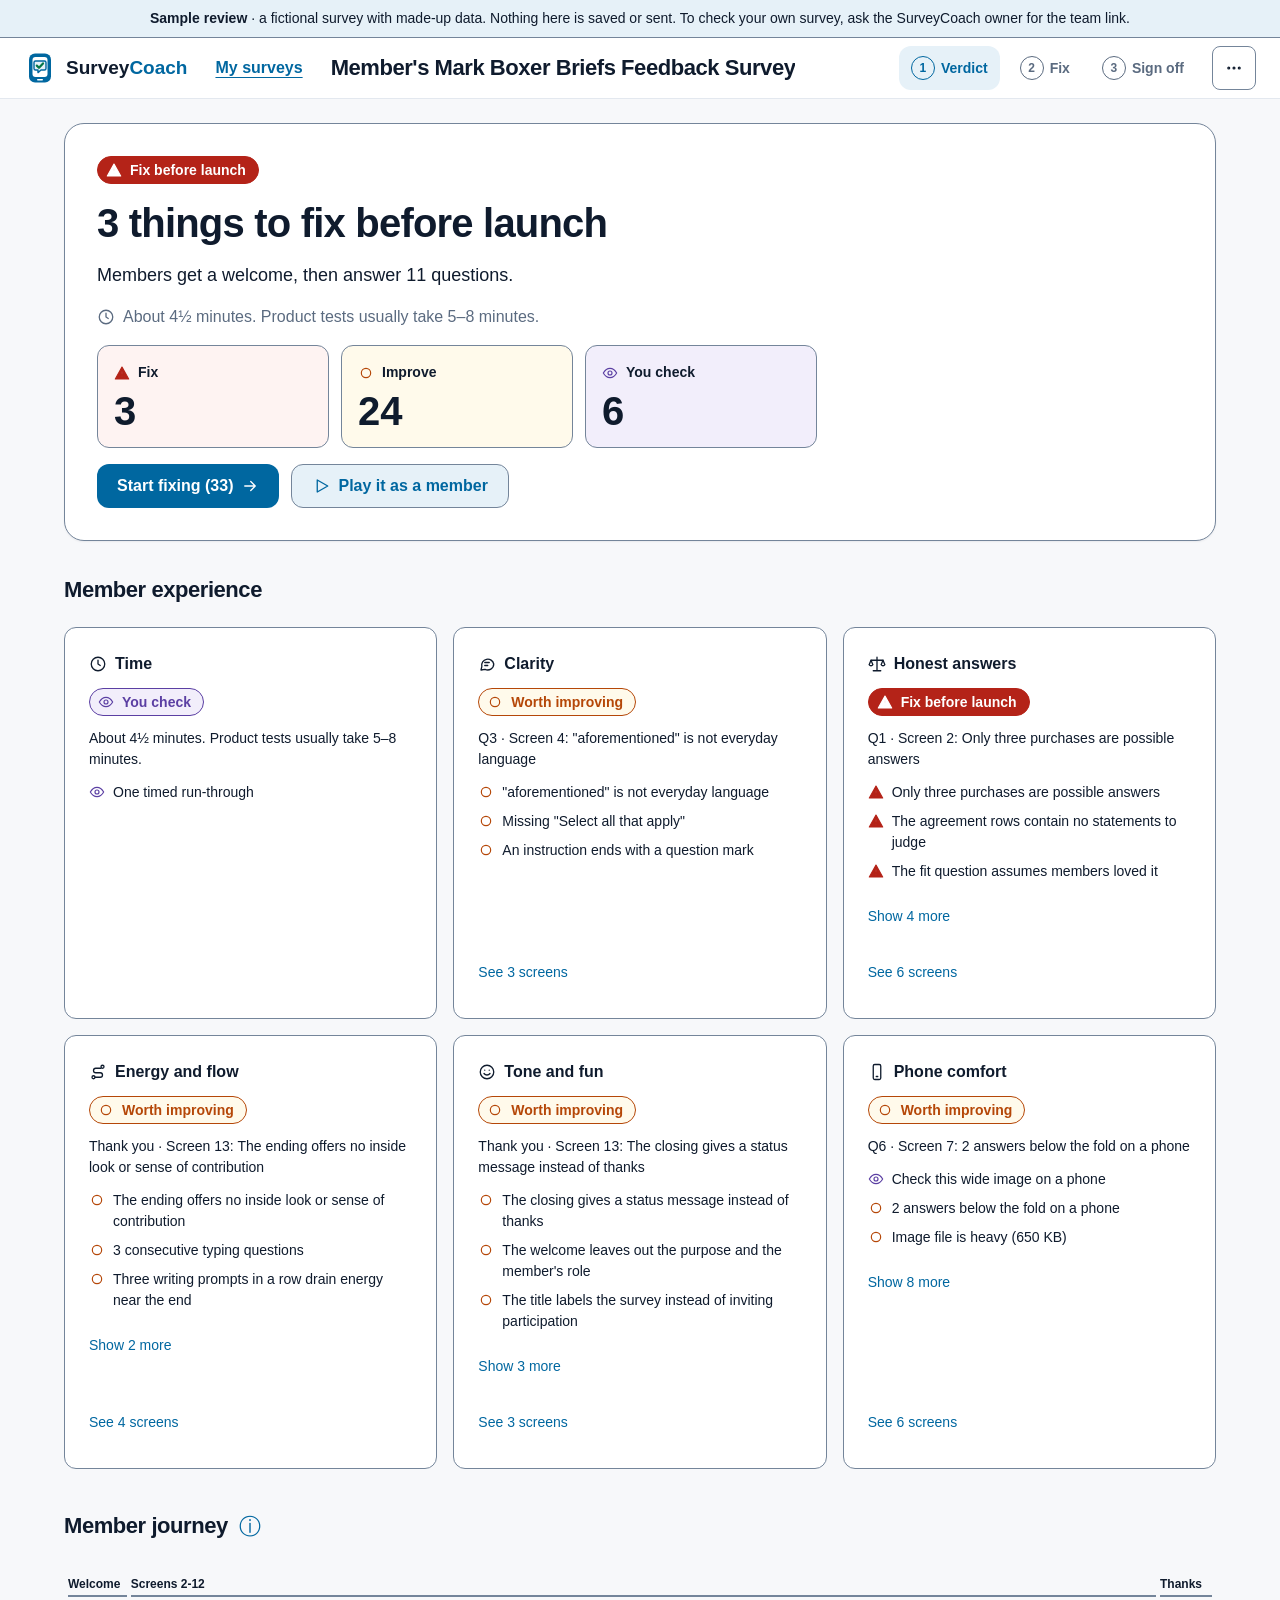
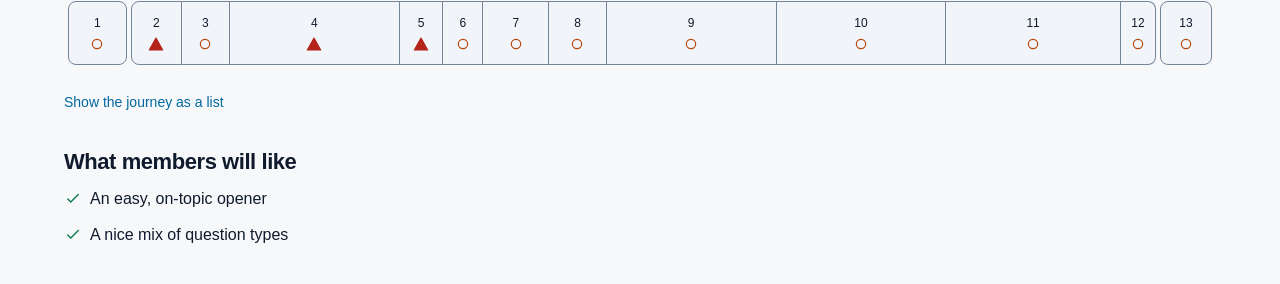
<file: site/index.html>
<!doctype html>
<html lang="en">
<head>
  <meta charset="utf-8">
  <meta name="viewport" content="width=device-width, initial-scale=1">
  <title>SurveyCoach: sample review</title>
  <meta name="description" content="See your survey through your members' eyes. Explore a fictional SurveyCoach review.">
  <link rel="stylesheet" href="styles.css">
  <link rel="stylesheet" href="workflow.css">
  <link rel="stylesheet" href="design-system.css">
  <link rel="stylesheet" href="states.css"><link rel="stylesheet" href="header.css"><link rel="stylesheet" href="logo.css"><link rel="stylesheet" href="sample-banner.css">
  <link rel="stylesheet" href="review-studio.css"><link rel="stylesheet" href="phone-frame.css"><link rel="stylesheet" href="phone-tools.css">
<link rel="stylesheet" href="chapters.css"><link rel="stylesheet" href="overview.css"><link rel="stylesheet" href="journey.css"><link rel="stylesheet" href="verdict-setup.css"><link rel="stylesheet" href="member-preview.css"><link rel="stylesheet" href="verdict.css"><link rel="stylesheet" href="quality.css"><link rel="stylesheet" href="fix-flow.css"></head>
<body>
  <a class="skip" href="#workspace">Skip to review</a>
  <header id="app-header" class="review-header"></header>
  <main id="workspace" class="sample-shell" tabindex="-1">
    <section id="chapter-overview" aria-labelledby="overview-h"><h2 id="overview-h" tabindex="-1">Verdict</h2><p>Sample review · fictional data</p></section>
    <section id="chapter-improve" aria-labelledby="improve-h" hidden>
    <h2 id="improve-h" tabindex="-1">Fix</h2>
    <header id="topbar" class="topbar"></header>
    <div id="improve-bar" class="improve-bar" aria-label="Fix toolbar"></div>
    <div class="studio">
    <nav id="fix-queue" class="fix-queue" aria-label="Fix list"></nav>
    <section id="stage" class="stage" aria-labelledby="stage-h" tabindex="-1"></section>
    <aside id="coach" class="coach" aria-labelledby="coach-h"></aside>
    </div>
    <div id="my-changes" class="my-changes"></div>
    </section>
    <section id="chapter-share" aria-labelledby="share-h" hidden><h2 id="share-h" tabindex="-1">Sign off</h2></section>
  </main>

  <p id="status" class="sr-only" role="status" aria-live="polite"></p>
  <script src="environment.js"></script>
  <script src="data.js"></script>
  <script src="dom.js"></script>
  <script src="icons.js"></script><script src="logo.js"></script><script src="states.js"></script><script src="menu.js"></script><script src="header.js"></script><script src="quality.js"></script>
  <script src="diff.js"></script>
  <script src="toast.js"></script><script src="clipboard.js"></script>
  <script src="chapters.js"></script>
  <script src="model.js"></script>
  <script src="issues.js"></script><script src="progress.js"></script><script src="issue-list.js"></script>
  <script src="phone-frame.js"></script><script src="phone-tools.js"></script><script src="phone.js"></script>
  <script src="playback.js"></script><script src="journey.js"></script><script src="member-preview.js"></script><script src="setup-card.js"></script><script src="version-delta.js"></script>
  <script src="verdict-cards.js"></script>
  <script src="overview.js"></script>
  <script src="fix-list.js"></script><script src="fix-parts.js"></script><script src="completion.js"></script><script src="my-changes.js"></script><script src="improve-actions.js"></script><script src="queue.js"></script><script src="suggestion.js"></script><script src="drafts.js"></script><script src="coach.js"></script>
  <script src="team-address.js"></script><script src="sample-banner.js"></script><script src="about.js"></script><script src="app.js"></script>
</body>
</html>
</file>
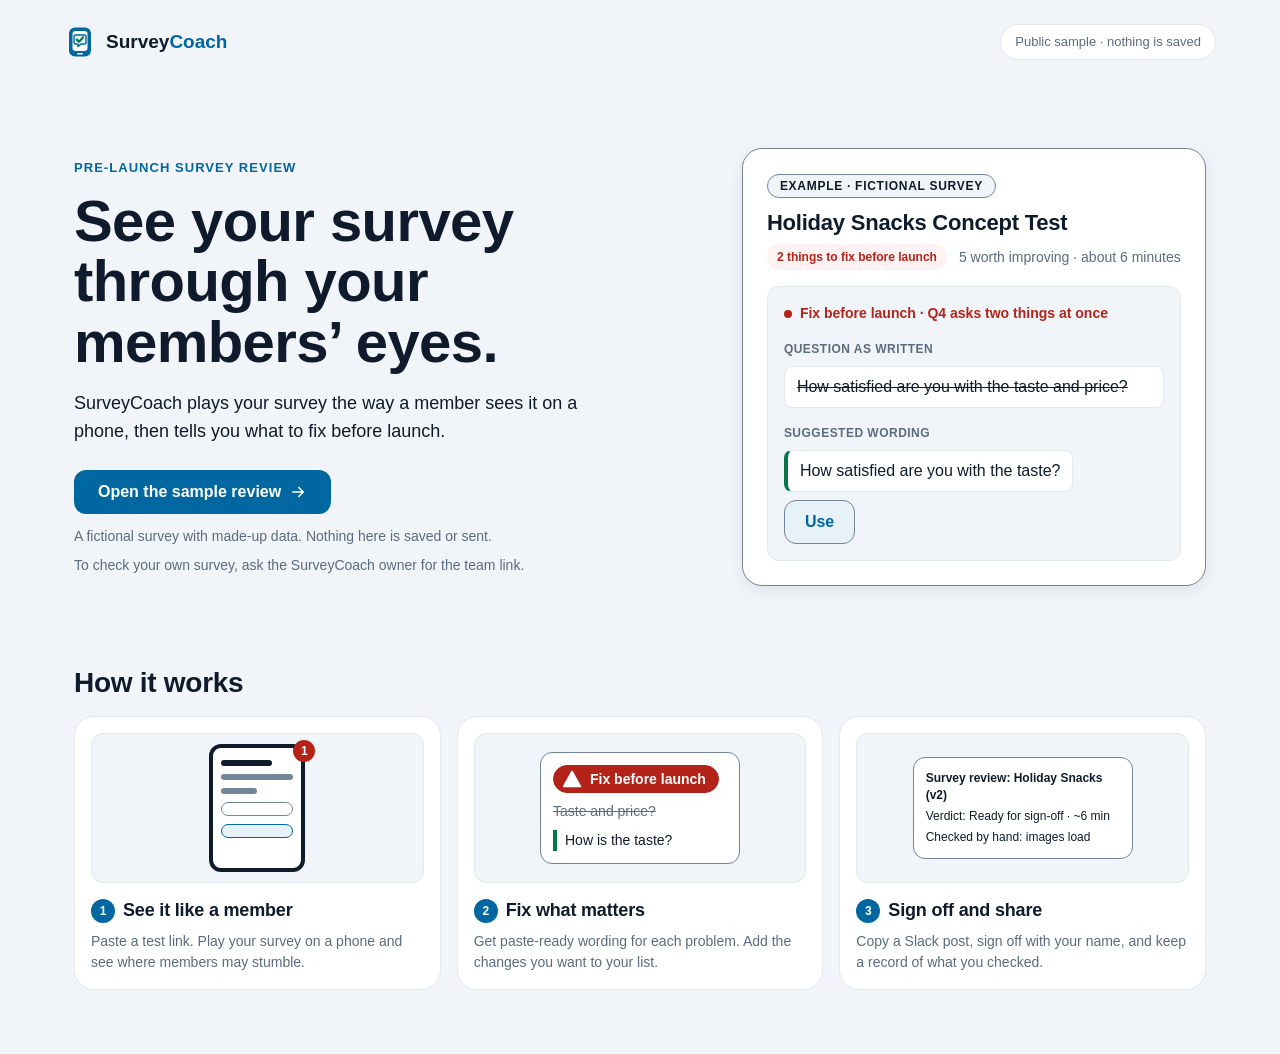
<file: site/welcome.html>
<!doctype html>
<html lang="en">
<head>
  <meta charset="utf-8"><meta name="viewport" content="width=device-width, initial-scale=1">
  <title>SurveyCoach · See a sample review</title>
  <link rel="stylesheet" href="styles.css"><link rel="stylesheet" href="home.css"><link rel="stylesheet" href="logo.css"><link rel="stylesheet" href="home-how.css">
  <link rel="stylesheet" href="design-system.css"><link rel="stylesheet" href="states.css"><link rel="stylesheet" href="welcome.css">
</head>
<body class="home welcome">
  <a class="skip" href="#workspace">Skip to content</a>
  <header class="app-header home-header">
    <span class="brand app-brand"><span id="home-logo"></span><span class="brand-word">Survey<span>Coach</span></span></span>
    <span class="pill">Public sample · nothing is saved</span>
  </header>

  <main id="workspace">
    <section class="hero" aria-labelledby="hero-h">
      <div class="hero-copy">
        <p class="eyebrow">Pre-launch survey review</p>
        <h1 id="hero-h">See your survey through your members’ eyes.</h1>
        <p class="lede">SurveyCoach plays your survey the way a member sees it on a phone, then tells you what to fix before launch.</p>
        <p class="welcome-cta">
          <a class="btn btn-primary" href="index.html" data-sample-link>Open the sample review<svg aria-hidden="true" viewBox="0 0 24 24"><path d="M5 12h14M13 6l6 6-6 6"/></svg></a>
        </p>
        <p id="sample-note" class="help">A fictional survey with made-up data. Nothing here is saved or sent.</p>
        <p id="own-survey" class="help"></p>
      </div>

      <section class="example" id="example" aria-labelledby="example-h">
        <p class="example-tag">Example · fictional survey</p>
        <h2 id="example-h" class="example-title">Holiday Snacks Concept Test</h2>
        <p class="example-summary"><span id="demo-chip" class="chip needs_work">2 things to fix before launch</span><span class="example-meta">5 worth improving · about 6 minutes</span></p>
        <div class="example-fix">
          <p class="fix-label"><i class="dot-red" aria-hidden="true"></i>Fix before launch · Q4 asks two things at once</p>
          <p class="demo-label">Question as written</p>
          <p id="demo-question" class="before">How satisfied are you with the taste and price?</p>
          <div id="demo-suggestion" class="demo-suggestion">
            <p class="demo-label">Suggested wording</p>
            <p class="after">How satisfied are you with the taste?</p>
            <button type="button" class="btn btn-secondary" id="demo-use">Use</button>
          </div>
          <div id="demo-done" class="demo-done" hidden><span>Added to your changes.</span><button type="button" class="btn btn-text" id="demo-reset">Reset</button></div>
        </div>
        <p id="demo-status" class="sr-only" role="status" aria-live="polite"></p>
      </section>
    </section>

    <section class="how" aria-labelledby="how-h">
      <h2 id="how-h">How it works</h2>
      <ol id="how-steps" class="how-steps"></ol>
    </section>
  </main>
  <script src="environment.js"></script><script src="dom.js"></script><script src="team-address.js"></script><script src="icons.js"></script><script src="logo.js"></script><script src="states.js"></script><script src="home-how.js"></script><script src="welcome.js"></script>
</body>
</html>
</file>
<file: site/styles.css>
/* Existing demo and review layouts. Shared light tokens live in design-system.css. */
* { box-sizing: border-box; }
body { margin: 0; background: var(--bg); color: var(--text); font: var(--fs-16)/1.5 var(--font); }
h1, h2, h3, p, dl, dd, dt, ul { margin: 0; }
button, select, input { font: inherit; color: inherit; }
button { cursor: pointer; }
:focus-visible { outline:3px solid var(--accent); outline-offset:3px; }
.sr-only { position: absolute; width: 1px; height: 1px; overflow: hidden; clip: rect(0 0 0 0); white-space: nowrap; }
.skip { position: absolute; left: .5rem; top: -4rem; background: var(--phone-bg); color: var(--text); padding: .6rem 1rem; border-radius: 8px; z-index: 10; }
.skip:focus { top: .5rem; }

/* ----- header ----- */
.topbar { display: flex; flex-wrap: wrap; align-items: center; gap: 14px 22px; padding: 14px 20px; background: var(--surface); border-bottom: 1px solid var(--line); }
.brand { font-weight: 800; font-size: 18px; color: var(--text); } .brand span { color: var(--accent); }
.ring-block { display: grid; justify-items: center; gap: 2px; flex: none; }
.ring-cap { font-size:12px; color: var(--muted); }
.ring { --c: var(--positive); flex: none; width: 64px; height: 64px; border-radius: 50%; display: grid; place-items: center;
  background: conic-gradient(var(--c) 0 var(--e), var(--critical) var(--e) var(--k), var(--surface-2) var(--k) 360deg); }
.ring-in { width: 50px; height: 50px; border-radius: 50%; background: var(--surface); display: grid; place-items: center; font-weight: 800; font-size: 15px; }
.head-text { flex: 1 1 320px; min-width: 0; }
.head-text h1 { font-size: 20px; line-height: 1.25; }
.sub { color: var(--muted); font-size: 13px; }
.stats { display: flex; flex-wrap: wrap; gap: 8px; }
.stat { background: var(--surface); border: 1px solid var(--line); border-radius: 10px; padding: 6px 14px; text-align: center; }
.stat dd { font-weight: 800; font-size: 18px; } .stat dt { font-size: 12px; color: var(--muted); }
.stat.red dd { color: var(--critical); } .stat.amber dd { color: var(--attention); }
.pick { display: grid; gap: 2px; font-size: 12px; color: var(--muted); min-width: 0; }
.pick select { min-height: 44px; width: 100%; min-width: 0; max-width: 100%; text-overflow: ellipsis; background: var(--surface); border: 1px solid var(--line-strong); border-radius: 10px; padding: 0 10px; color: var(--text); }

/* ----- studio layout: rail | phone | coach. On a phone: one column, in the order a researcher works. ----- */
.studio { display: grid; gap: 14px; padding: 14px 20px 28px; grid-template-columns: minmax(0, 1fr); }
.strip { background: var(--surface-2); border: 1px solid var(--line-strong); border-radius: 10px; padding: 8px 12px; color: var(--muted); font-size: 13px; }
.strip strong { color: var(--text); }
@media (min-width: 1100px) {
  .studio { grid-template-columns: 250px minmax(0, 1fr) 410px; align-items: start; grid-template-areas: "strip strip strip" "rail stage coach"; }
  .strip { grid-area: strip; } .rail { grid-area: rail; } .stage { grid-area: stage; } .coach { grid-area: coach; }
  .rail, .stage { position: sticky; top: 14px; }
  .rail { max-height: calc(100vh - 28px); overflow: auto; flex-direction: column; }
}

/* ----- rail ----- */
.rail { display: flex; gap: 8px; overflow-x: auto; padding-bottom: 6px; min-width: 0; }
.rail-item { flex: 0 0 210px; display: flex; align-items: flex-start; gap: 10px; text-align: left; background: var(--surface); border: 1px solid var(--line); border-radius: 10px; padding: 9px 11px; min-height: 48px; }
@media (min-width: 1100px) { .rail-item { flex: none; width: 100%; } }
.rail-item.on { background: var(--surface-2); border-color: var(--accent); box-shadow: inset 3px 0 var(--accent); }
.rail-text { display: grid; min-width: 0; flex: 1; }
.line1 { white-space: nowrap; overflow: hidden; text-overflow: ellipsis; display: block; }
.topic { color: var(--muted); font-size: 12px; font-weight: 400; }
.issue { font-size: 12px; line-height: 1.35; display: -webkit-box; -webkit-line-clamp: 2; -webkit-box-orient: vertical; overflow: hidden; }   /* two lines: the point of the rail, without a wall */
.issue.must_fix { color: var(--critical); } .issue.worth_improving { color: var(--attention); } .issue.ok { color: var(--muted); }
.dot { flex: none; width: 10px; height: 10px; border-radius: 50%; margin-top: 6px; background: var(--line-strong); }
.dot.must_fix { background: var(--critical); } .dot.worth_improving { background: var(--attention); }
.count { flex: none; font-size:12px; font-weight: 700; background: var(--surface-2); border-radius: 99px; padding: 1px 7px; }

/* ----- stage ----- */
.stage { min-width: 0; }
.toolbar { display: flex; flex-wrap: wrap; gap: 8px; justify-content: center; }
.seg { display: inline-flex; background: var(--surface); border: 1px solid var(--line-strong); border-radius: 999px; padding: 3px; }
.seg button, .toggle { min-height: 40px; padding: 0 14px; border: 0; border-radius: 999px; background: none; color: var(--muted); font-size: 13px; font-weight: 600; }
.toggle { border: 1px solid var(--line-strong); background: var(--surface); }
.seg [aria-pressed="true"], .toggle[aria-pressed="true"] { background: var(--accent); color: var(--on-accent); }
.phone-wrap { display: flex; justify-content: center; margin: 14px 0 10px; }
.phone { width: min(var(--w, 390px), 100%); background: var(--phone-bg); color: var(--phone-text); border: 10px solid var(--phone-frame); border-radius: 38px; overflow: hidden; box-shadow:var(--shadow-2); }
.phone-bar { display: flex; justify-content: space-between; gap: 8px; padding: 8px 14px; background: var(--phone-surface); font-size: 12px; }
.phone-screen { height: clamp(360px, calc(100vh - 410px), 560px); overflow: auto; padding: 14px; font-size: 15px; overscroll-behavior: contain; }
.pager { display: flex; justify-content: center; gap: 10px; }
.pager button { min-height: 44px; padding: 0 18px; border-radius: 999px; border: 1px solid var(--line-strong); background: var(--surface); font-weight: 600; }
.pager button:disabled { opacity: .45; cursor: default; }
.timing { margin-top: 12px; text-align: center; color: var(--muted); font-size: 13px; }
.timebar i { position:absolute; z-index:1; top:-4px; width:4px; height:16px; border-radius:2px; background:var(--text); transform:translateX(-2px); }

/* ----- inside the phone ----- */
.phone h3 { font-size: 1.15em; margin-bottom: 6px; }
.q { padding: 10px; margin-bottom: 14px; border: 2px solid transparent; border-radius: 12px; }
.q.flagged { background: var(--critical-soft); border-color: var(--critical-soft); }
.q.selected { border-color: var(--phone-accent); box-shadow:var(--shadow-1); }
.q-text, .intro { font-weight: 600; margin-bottom: 8px; }
.help, .page-note { color: var(--muted); font-size: .85em; margin: 4px 0; }
mark { border-radius:4px; background:var(--mark); color:inherit; border-bottom:2px solid var(--attention); }
mark.must_fix { border-bottom-color:var(--critical); }
.phone-marked-block { display:grid; grid-template-columns:minmax(0,1fr) auto; gap:6px; width:100%; align-items:start; }
.phone-block-copy { min-width:0; overflow-wrap:anywhere; }
.phone-gutter { display:grid; gap:4px; }
.phone-marker { display:grid; place-items:center; width:24px; min-height:24px; padding:0; border:1px solid currentColor; border-radius:50%; background:var(--surface); color:var(--attention); font-size:12px; font-weight:700; }
.phone-marker.must_fix { color:var(--critical); }
.phone-marker.on { box-shadow:var(--shadow-1); }
.opts li.suggested-option { border:2px dashed var(--line-strong); }
.preview-tools { margin-bottom:8px; font-size:12px; }
.preview-tools summary { min-height:24px; cursor:pointer; }
.opts { list-style: none; padding: 0; margin: 8px 0; display: grid; gap: 8px; }
.opts li { display: flex; align-items: center; flex-wrap: wrap; gap: 8px; border: 1px solid var(--phone-line); border-radius: 10px; padding: 10px 12px; background: var(--phone-bg); position: relative; }
.opts li:not(.fold):not(.suggested-option) { display: grid; grid-template-columns: 18px minmax(0, 1fr); align-items: start; }
.opts li:not(.fold):not(.suggested-option)::before { margin-top: .15em; }
.opts li::before { content: ""; flex: none; width: 18px; height: 18px; border: 2px solid var(--line-strong); border-radius: 50%; }
.opts.multi li::before { border-radius: 4px; }
.opts li.fold { border: 0; background: none; padding: 2px 0; color: var(--critical); font-size: .8em; font-weight: 700; }
.opts li.fold::before { display: none; }
.grid-opts { grid-template-columns: 1fr 1fr; }
.media { position: relative; display: grid; place-items: center; width: 100%; min-height: 70px; margin: 6px 0; border: 1px solid var(--line-strong); border-radius: 10px; color: var(--muted); font-size: 12px; text-align: center; padding: 6px;
  background:var(--surface-2); }
.media.broken { background: var(--critical-soft); border: 2px dashed var(--critical); color: var(--critical); font-weight: 700; min-height: 96px; }
.media-wrap { position: relative; }
.dropdown, .textbox { display: flex; justify-content: space-between; border: 1px solid var(--line-strong); border-radius: 10px; padding: 12px; color: var(--muted); margin: 8px 0; }
.textbox { min-height: 84px; }
.scale { display: flex; gap: 4px; margin: 8px 0 4px; } .scale span { flex: 1; text-align: center; border: 1px solid var(--line-strong); border-radius: 8px; padding: 8px 0; font-size: .85em; }
.ends { display: flex; justify-content: space-between; gap: 8px; font-size: .8em; color: var(--muted); }
table { width: 100%; border-collapse: collapse; font-size: .8em; } caption { text-align: left; color: var(--muted); padding-bottom: 4px; }
th, td { padding: 6px 2px; text-align: center; } th[scope="row"] { text-align: left; font-weight: 600; }
.dot-cell, td .dot { display: inline-block; width: 14px; height: 14px; border: 2px solid var(--line-strong); border-radius: 50%; margin: 0; background: none; }
.next { margin-top: 12px; text-align: center; background: var(--phone-accent); color:var(--on-accent); font-weight: 700; border-radius: 999px; padding: 12px; }
.centered { padding: 30px 8px; text-align: center; }
.q.added { background: var(--positive-soft); border-color: var(--positive-soft); } .tag-new { color: var(--positive); font-weight: 700; font-size: .8em; }

/* ----- coach ----- */
.coach { display: grid; gap: 12px; min-width: 0; }
.coach h2 { font-size: 18px; }
.card { background: var(--surface); border: 1px solid var(--line); border-left: 4px solid var(--attention); border-radius: var(--r-lg); padding: 14px; display: grid; gap: 8px; min-width: 0; }
.card.must_fix { border-left-color: var(--critical); }
.card.selected { background: var(--accent-soft); }   /* one selection signal; severity stays on the left bar and the chip */
.chips { display: flex; flex-wrap: wrap; gap: 6px; align-items: center; }
.badge-n { display: grid; place-items: center; width: 24px; height: 24px; border-radius: 50%; background: var(--surface-2); font-weight: 800; font-size: 12px; }
.chip { font-size:12px; font-weight: 700; padding: 2px 9px; border-radius: 99px; background: var(--surface-2); color: var(--accent); }
.chip.must_fix { background: var(--critical-soft); color: var(--critical); } .chip.worth_improving { background: var(--attention-soft); color: var(--attention); }
.chip.good { background: var(--positive-soft); color: var(--positive); } .chip.ai { background: var(--accent); color: var(--phone-bg); font-size: 12px; }
.chip.warn { background: var(--attention-soft); color: var(--attention); } .chip.area { background: var(--surface-2); color: var(--accent); }
.card h3 { font-size: 16px; line-height: 1.3; }
.card-head { display: block; width: 100%; min-height: 24px; padding: 0; text-align: left; background: none; border: 0; font-weight: 700; font-size: inherit; line-height: inherit; }
.why, .fix { color: var(--muted); font-size: 14px; } .fix strong { color: var(--text); }
.choice { margin: 4px 0 0; padding: 0; border: 0; display: grid; gap: 8px; min-width: 0; }
.choice legend { font-size:12px; letter-spacing: .08em; text-transform: uppercase; color: var(--muted); padding: 0 0 6px; }
del { background: var(--critical-soft); color: var(--critical); border-radius: 3px; padding: 0 2px; }
ins { background: var(--positive-soft); color: var(--positive); text-decoration: none; border-radius: 3px; padding: 0 2px; }
.brief, .lead, .strip .short { display: none; }
.lead { align-items: center; gap: 8px; width: 100%; min-height: 44px; text-align: left; background: var(--surface); border: 1px solid var(--line-strong); border-radius: 10px; padding: 6px 10px; font-weight: 600; margin-bottom: 8px; }
.lead .more { margin-left: auto; color: var(--accent); font-size: 12px; font-weight: 600; }
.opt { display: flex; gap: 10px; align-items: flex-start; border: 1px solid var(--line-strong); border-radius: 10px; padding: 10px; cursor: pointer; background: var(--surface); }
.opt.on { border-color: var(--accent); background: var(--accent-soft); }
.opt input { flex: none; margin-top: 3px; width: 20px; height: 20px; appearance: none; border: 2px solid var(--line-strong); border-radius: 50%; background: none; display: grid; place-content: center; }
.opt input::before { content: ""; width: 10px; height: 10px; border-radius: 50%; background: var(--accent); transform: scale(0); }
.opt input:checked { border-color: var(--accent); } .opt input:checked::before { transform: scale(1); }
.opt-body { display: grid; gap: 2px; min-width: 0; overflow-wrap: anywhere; }
.opt-text .stem { display: block; font-weight: 600; } .opt-text .choices { display: block; color: var(--muted); font-size: 13px; margin-top: 2px; }
.ai-note { margin: 0 0 6px; font-size: 12px; color: var(--accent); }
.choice.pre .opt:not(.on) .choices { display: -webkit-box; -webkit-line-clamp: 1; -webkit-box-orient: vertical; overflow: hidden; }   /* the question always shows; its choices open when picked */
.opt-label { font-size:12px; letter-spacing: .08em; text-transform: uppercase; color: var(--muted); }
.actions { display: flex; flex-wrap: wrap; align-items: center; gap: 8px 12px; }
.btn { min-height: 44px; padding: 0 16px; border: 0; border-radius: 999px; background: var(--accent); color: var(--on-accent); font-weight: 700; }
.note { color: var(--muted); font-size: 13px; }
.report { display: grid; gap: 8px; }
.report details { background: var(--surface); border: 1px solid var(--line); border-radius: 10px; padding: 0 12px; }
.report summary { min-height: 44px; display: flex; align-items: center; cursor: pointer; font-weight: 600; }
.areas, .plain { list-style: none; padding: 0 0 10px; display: grid; gap: 8px; }
.areas li { display: grid; grid-template-columns: minmax(0, 1.2fr) minmax(0, 1fr); gap: 2px 10px; font-size: 13px; }
.areas .num { grid-column: 1 / -1; color: var(--muted); font-size: 12px; }
.bar { display: flex; height: 8px; align-self: center; border-radius: 99px; overflow: hidden; background: var(--surface-2); }
.bar i, .legend i { display: inline-block; height: 100%; } .legend i { width: 14px; height: 8px; vertical-align: middle; border-radius: 2px; }
i.got { background: var(--positive); } i.lost { background: var(--critical); }
i.wait { background:var(--surface-2); }
.legend { color: var(--muted); font-size: 12px; padding-bottom: 10px; }
.plain li { font-size: 14px; color: var(--muted); }
@media (max-width: 700px) {
  /* Phone first: brand + picker, then ring + verdict, then the phone within ~340px of the top. */
  .topbar { display: grid; grid-template-columns: auto minmax(0, 1fr); gap: 6px 12px; align-items: center; padding: 10px 12px; }
  .ring-block { grid-row: 2; } .head-text { grid-row: 2; grid-column: 2; flex: none; }
  .pick { grid-row: 1; grid-column: 2; } .pick span { position: absolute; width: 1px; height: 1px; overflow: hidden; clip: rect(0 0 0 0); }
  .ring { width: 48px; height: 48px; } .ring-in { width: 38px; height: 38px; font-size: 13px; }
  .head-text h1 { font-size: 17px; } .head-text .sub, .stats { display: none; } .brief { display: block; color: var(--muted); font-size: 12px; }
  .studio { padding: 6px 12px 24px; gap: 8px; }
  .strip { font-size: 12px; padding: 6px 10px; } .strip .long { display: none; } .strip .short { display: inline; }
  .rail-item { flex: 0 0 auto; min-height: 44px; align-items: center; padding: 6px 12px; } .rail-item .issue, .topic { display: none; }
  .seg[aria-label="Device"] { display: none; } .toolbar { justify-content: flex-start; }
  .lead { display: flex; }
  .phone-wrap { margin: 6px 0; } .phone-screen { height: min(460px, calc(100svh - 330px)); min-height: 300px; }
}
</file>
<file: site/workflow.css>
.workflow-header{display:flex;align-items:center;gap:24px;padding:20px 28px;border-bottom:1px solid var(--line-strong);flex-wrap:wrap}.workflow-header a{color:inherit}.workflow{max-width:1000px;margin:auto;padding:28px 20px 70px}.workflow h1{font-size:clamp(26px,5vw,40px)}.workflow h2{margin:20px 0 12px}.workflow p{line-height:1.6;color:var(--text)}.workflow-panel{background:var(--surface);border:1px solid var(--line-strong);border-radius:16px;padding:22px;margin:20px 0}.workflow form{display:grid;gap:14px}.workflow label{font-weight:650}.workflow input:not([type=checkbox]),.workflow textarea,.workflow select{display:block;width:100%;max-width:100%;box-sizing:border-box;background:var(--surface);color:var(--text);border:1px solid var(--line-strong);border-radius:8px;padding:12px;font:inherit}.workflow textarea{min-height:80px}.workflow input[type=checkbox]{width:20px;height:20px;flex-shrink:0;accent-color:var(--accent)}.workflow .check{display:flex;align-items:flex-start;gap:10px;line-height:1.5}.workflow .btn{justify-self:start}.workflow a{color:var(--accent)}.workflow details{margin:10px 0}.workflow summary{cursor:pointer;min-height:30px;padding:8px 0}.workflow-note{border-top:1px solid var(--line-strong);padding-top:20px}.survey-row{display:flex;justify-content:space-between;gap:15px;align-items:center;flex-wrap:wrap;border-bottom:1px solid var(--line-strong);padding:18px 0}.workflow .actions{display:flex;gap:12px;flex-wrap:wrap;align-items:center;margin:14px 0}.workflow .fix-group{border-top:1px solid var(--line-strong);margin:24px 0}.workflow .fix-card{background:var(--surface);border:1px solid var(--line-strong);border-radius:12px;padding:18px;margin:12px 0;overflow-wrap:anywhere}.workflow blockquote{margin:12px 0;padding:12px;border-left:3px solid var(--accent);white-space:pre-wrap}.workflow .saved{color:var(--accent)}.workflow .danger{color:var(--critical)}.workflow button:disabled{opacity:.55}.workflow .meta{font-size:13px;color:var(--muted)}.workflow [hidden]{display:none}.local-nav{display:flex;gap:16px;align-items:center;padding:12px 24px;flex-wrap:wrap;border-bottom:1px solid var(--line-strong)}.local-nav a{color:var(--accent)}@media(max-width:600px){.workflow-header{padding:16px}.workflow{padding:16px 14px 50px}.workflow-panel{padding:16px}.workflow .fix-card{padding:14px}.workflow .actions>*{max-width:100%}}

/* Researcher loop: contextual decision, navigation-only drawer, finish in place. */
.review-studio [hidden]{display:none!important}
.review-studio .workspace-shell{padding-bottom:180px}
.review-studio .review-details{padding:20px;border:1px solid var(--line);border-radius:16px;background:var(--surface);margin:18px 0;overflow-wrap:anywhere}
.review-studio summary{cursor:pointer;font-weight:650;min-height:44px;display:list-item;align-content:center}
.review-studio .decision-verdict{font-weight:600;line-height:1.6;margin:12px 0 20px}
.review-studio .issue-jump{display:grid;grid-template-columns:minmax(110px,auto) 1fr;gap:6px 14px;width:100%;text-align:left;background:transparent;border:0;border-bottom:1px solid var(--line);padding:16px 4px;cursor:pointer;color:inherit;font:inherit}
.review-studio .issue-jump:hover{background:var(--accent-soft)}
.review-studio .issue-state{grid-column:2;font-size:12px;color:var(--muted)}
.review-studio .issue-list-group ul{list-style:none;padding:0;margin:0}
.review-studio .issue-place{font-size:12px;font-weight:650}
.review-studio .issue-list-group h3{margin:24px 0 8px;font-size:15px}
.review-studio .issue-original blockquote,.review-studio .issue-rewrite blockquote{white-space:pre-wrap;font-size:14px;line-height:1.65;margin:8px 0 14px;padding:12px;border-left:3px solid var(--line-strong);background:var(--surface);overflow-wrap:anywhere}
.review-studio .issue-rewrite{margin:18px 0}
.review-studio .issue-rewrite h4{font-size:12px;text-transform:uppercase;letter-spacing:.06em;margin:0}
.review-studio .keep-mine{margin-top:12px}
.review-studio .keep-reason{margin-top:14px;padding:12px;border:1px solid var(--line-strong);border-radius:10px}
.review-studio .reason-chips{display:flex;flex-wrap:wrap;gap:6px;margin-bottom:12px}
.review-studio .reason-chip{background:var(--accent-soft);color:var(--text);border:1px solid var(--line-strong);border-radius:18px;padding:8px 10px;min-height:36px;cursor:pointer;font:inherit;font-size:12px}
.review-studio textarea,.review-studio input[type=text],.review-studio input[type=url]{width:100%;box-sizing:border-box;border:1px solid var(--line-strong);border-radius:8px;background:var(--surface);color:var(--text);padding:12px;font:inherit}
.review-studio textarea{display:block;min-height:80px;margin:10px 0;resize:vertical}
.review-studio .accepted-risk{font-size:12px;color:var(--attention);line-height:1.6}
.review-studio .screen-issue-nav{display:grid;gap:4px;margin-bottom:16px}
.review-studio .screen-issue-nav button{border:0;border-left:3px solid transparent;background:transparent;color:inherit;text-align:left;font:inherit;font-size:12px;padding:10px;cursor:pointer}
.review-studio .screen-issue-nav [aria-current=true]{border-color:var(--accent);background:var(--accent-soft)}
.review-studio .next-issue{margin-top:16px}
.review-studio .review-actionbar{position:fixed;bottom:0;left:28px;right:28px;max-width:var(--content);margin-left:auto;margin-right:auto;z-index:20;display:flex;gap:10px;flex-wrap:wrap;align-items:center;padding:16px;margin-top:24px;background:var(--surface);border:1px solid var(--line-strong);border-radius:14px 14px 0 0;box-shadow:var(--shadow-2);}
.review-studio .review-actionbar .btn{min-height:44px}
.review-studio #action-status{flex-basis:100%;margin:0;font-size:12px}
.review-studio #action-status:empty{display:none}
.review-studio .change-sheet pre{white-space:pre-wrap;overflow-wrap:anywhere;font:inherit;font-size:14px;line-height:1.7;background:var(--surface);padding:16px;border-radius:8px}
.review-studio .title-edit{border:0;background:transparent;color:var(--accent);text-decoration:underline;font:inherit;font-size:12px;cursor:pointer;min-height:36px}
.review-studio .title-form{display:flex;gap:8px;flex-wrap:wrap;max-width:650px}
.review-studio .title-form input{flex:1 1 240px}
.review-studio #title-tools [role=status]{font-size:12px;margin-left:8px}
.review-studio #recheck-form{display:grid;gap:12px;max-width:780px}
.review-studio #recheck-form label{font-weight:600}
.review-studio .btn:disabled{opacity:.5;cursor:not-allowed}
@media(max-width:600px){.review-studio .review-details{padding:14px}.review-studio .issue-jump{grid-template-columns:1fr}.review-studio .issue-state{grid-column:1}.review-studio .review-actionbar{padding:10px;gap:6px;left:14px;right:14px}.review-studio .review-actionbar .btn{flex:1;font-size:12px;padding:10px}}
</file>
<file: site/design-system.css>
/* Shared SurveyCoach foundations and components. Home, workspace, demo and export. */
:root {
  --bg:#F7F8FA; --surface:#FFFFFF; --surface-2:#F1F4F8; --line:#E3E8EF; --line-strong:#74859A;
  --text:#0F1B2D; --muted:#5B6B80; --accent:#0067A0; --accent-soft:#E6F1F8; --on-accent:#FFFFFF;
  --critical:#B42318; --critical-soft:#FEF3F2; --attention:#B54708; --attention-soft:#FFFAEB;
  --positive:#067647; --positive-soft:#ECFDF3; --mark:#FFF1B8;
  /* Four-state language: violet for "You check"; the warm accent is reserved for success moments (completion, sign-off). */
  --you-check:#5B3FA3; --you-check-soft:#F2EEFB; --celebrate:#8A4B00; --celebrate-soft:#FFF4D9;
  --zone-fresh:#B9D9EC; --zone-builds:#F6D28B; --zone-high:#F2A99F;
  --phone-bg:#FFFFFF; --phone-text:#1D2939; --phone-frame:#0F1B2D;
  --phone-muted:var(--muted); --phone-line:var(--line-strong); --phone-accent:var(--accent);
  --phone-surface:var(--surface-2);
  --read-ink:var(--text); --read-muted:var(--muted); --read-accent:var(--positive);
  --read-bg:var(--positive-soft); --read-surface:var(--surface); --read-line:var(--line-strong);
  --read-frame:var(--phone-frame); --read-divider:var(--line); --read-shadow:var(--shadow-2);
  --shadow-1:0 1px 2px rgba(16,24,40,.06); --shadow-2:0 4px 16px rgba(16,24,40,.08); --shadow-3:0 16px 48px rgba(16,24,40,.14);
  --font:-apple-system,BlinkMacSystemFont,"SF Pro Text","Segoe UI",Roboto,"Helvetica Neue",Arial,sans-serif;
  --fs-12:12px; --fs-14:14px; --fs-16:16px; --fs-18:18px; --fs-22:22px; --fs-28:28px; --fs-40:40px; --fs-56:56px;
  --r-sm:8px; --r-md:12px; --r-lg:20px; --r-pill:999px;
  --s-1:4px; --s-2:8px; --s-3:12px; --s-4:16px; --s-5:24px; --s-6:32px; --s-7:48px; --s-8:64px;
  --ease:cubic-bezier(.2,.8,.2,1); --dur-1:120ms; --dur-2:220ms; --dur-3:360ms;
  --content:1200px; --bar:64px; --header-h:69px;  /* header.js replaces this with the header's real height */
}
html { scroll-padding-top:calc(var(--bar) + 72px); }
body { background:var(--bg); color:var(--text); font:var(--fs-16)/1.5 var(--font); -webkit-font-smoothing:antialiased; -moz-osx-font-smoothing:grayscale; }
h1,h2,h3 { letter-spacing:-.02em; font-weight:700; line-height:1.2; }
h1 { font-size:var(--fs-40); } h2 { font-size:var(--fs-28); } h3 { font-size:var(--fs-22); }
.num { font-variant-numeric:tabular-nums; }
.meta { font-size:13px; color:var(--muted); }
a { color:var(--accent); text-underline-offset:4px; }
button,input,select,textarea { font:inherit; }
button,select,input:not([type=checkbox]):not([type=radio]),summary { min-height:44px; }
button:disabled { cursor:not-allowed; opacity:.6; }
select { background:var(--surface); color:var(--text); border:1px solid var(--line-strong); border-radius:10px; padding:8px 12px; }
select option { background:var(--surface); color:var(--text); }
textarea { color:var(--text); background:var(--surface); border:1px solid var(--line-strong); border-radius:10px; padding:12px; }
[hidden] { display:none !important; }
:focus-visible { outline:3px solid var(--accent); outline-offset:3px; }
.app-header,.home-header { width:min(var(--content),100%); margin:auto; display:flex; align-items:center; justify-content:space-between; gap:16px; padding:20px 24px; flex-wrap:wrap; }
.app-brand { display:inline-flex; align-items:center; gap:10px; color:var(--text); text-decoration:none; font-size:19px; font-weight:800; min-height:44px; }
.app-brand .brand-word { color:var(--text); } .brand-word span { color:var(--accent); }
.brand-mark { display:inline-block; width:28px; height:28px; flex:none; border-radius:var(--r-sm); background:var(--accent); }
.app-header nav { display:flex; align-items:center; gap:20px; flex-wrap:wrap; }
.app-header nav a { min-height:44px; display:inline-flex; align-items:center; }
.pill { border:1px solid var(--line); background:var(--surface); border-radius:999px; padding:7px 14px; color:var(--muted); font-size:13px; }
.btn,.go { min-height:44px; display:inline-flex; align-items:center; justify-content:center; gap:8px; padding:0 20px; border:0; border-radius:var(--r-md); background:var(--accent-soft); color:var(--accent); font-weight:700; text-decoration:none; }
.btn { border:1px solid var(--line-strong); }
.btn-primary,.go { background:var(--accent); color:var(--on-accent); border:0; }
/* A tinted fill and accent text keep buttons apart from text inputs, which are white with dark text. */
.btn-secondary { background:var(--accent-soft); border:1px solid var(--line-strong); color:var(--accent); }
.btn-text { background:transparent; border:0; color:var(--accent); }
.btn:hover,.go:hover { text-decoration:underline; }
.workflow-panel,.fix-card,.card,.survey-card { border:1px solid var(--line); border-radius:var(--r-lg); background:var(--surface); }
.card { padding:var(--s-5); box-shadow:var(--shadow-1); }
.pill[data-tone] { display:inline-flex; align-items:center; gap:var(--s-2); font-weight:650; }
.pill[data-tone=critical] { background:var(--critical-soft); color:var(--critical); }
.pill[data-tone=attention] { background:var(--attention-soft); color:var(--attention); }
.pill[data-tone=positive] { background:var(--positive-soft); color:var(--positive); }
.pill[data-tone=neutral] { background:var(--surface-2); color:var(--muted); }
/* Text and symbols keep status understandable without colour. Future SVGs inherit currentColor. */
.pill[data-tone=critical]::before { content:'!'; }
.pill[data-tone=attention]::before { content:'!'; }
.pill[data-tone=positive]::before { content:''; width:10px; height:6px; border-left:2px solid currentColor; border-bottom:2px solid currentColor; transform:rotate(-45deg); margin-bottom:3px; }
.pill[data-tone=neutral]::before { content:'i'; }
.chip { display:inline-flex; align-items:center; border-radius:999px; padding:4px 10px; font-size:12px; font-weight:650; }
[data-tone=error] { border:1px solid var(--critical); background:var(--critical-soft); color:var(--critical); padding:14px; border-radius:12px; }
[data-tone=notice] { border:1px solid var(--line-strong); padding:14px; border-radius:12px; background:var(--surface-2); }
[data-tone=progress] { border:1px solid var(--accent); padding:14px; border-radius:12px; background:var(--surface-2); }
.workspace-shell { max-width:var(--content); margin:auto; padding:12px 24px 48px; }
.workspace-shell .topbar { border:1px solid var(--line); border-radius:var(--r-lg); background:var(--surface); padding:20px; }
.workspace-shell .topbar > .brand,.workspace-shell .topbar > .pick { display:none; }
.workspace-shell .head-text h1,.workspace-shell .head-text h2 { font-size:clamp(20px,2vw,28px); }
.workspace-shell .head-text .sub { overflow-wrap:anywhere; }
.workspace-tabs { display:flex; flex-wrap:wrap; gap:8px; margin:24px 0 12px; padding:6px; width:fit-content; border:1px solid var(--line); border-radius:14px; background:var(--surface); }
.workspace-tabs button { border:0; border-radius:9px; background:transparent; padding:10px 16px; color:var(--muted); font-weight:700; }
.workspace-tabs button[aria-selected=true] { color:var(--on-accent); background:var(--accent); }
.workspace-shell .studio { padding:0; grid-template-columns:200px minmax(300px,1fr) minmax(300px,1fr); grid-template-areas:"rail stage coach"; align-items:start; }
#review-toolbar { display:flex; flex-wrap:wrap; align-items:center; gap:12px; padding:16px; margin:0 0 20px; border:1px solid var(--line); border-radius:var(--r-lg); background:var(--surface); }
#review-toolbar a { min-height:44px; display:inline-flex; align-items:center; }
.workspace-shell .rail-item { border-radius:11px; border-color:var(--line); }
.workspace-shell .card,.workspace-shell .fix-card { padding:20px; }
.workspace-shell .card h3 { font-size:20px; line-height:1.3; }
.workspace-shell .coach > h2 { color:var(--accent); font-size:16px; }
.workspace-shell .strip { margin-bottom:8px; border:1px solid var(--line); border-radius:12px; }
.workspace-shell .rail { background:var(--surface); border:1px solid var(--line); border-radius:14px; padding:8px; }
.workspace-shell .stage { background:var(--surface); border:1px solid var(--line); border-radius:var(--r-lg); padding:16px; min-width:0; }
.workspace-shell .coach { min-width:0; }
.workspace-shell .card { box-shadow:none; }
.workspace-shell .workflow { max-width:none; padding:0; }
.workspace-shell .review-details { margin:16px 0; padding:12px 18px; }
.review-details > summary { display:flex; align-items:center; cursor:pointer; font-weight:700; }
.review-details .workflow-panel { border:0; background:transparent; padding:12px 0; }
.about-sheet { margin:auto; width:min(680px, calc(100% - 32px)); max-height:calc(100dvh - 48px); overflow:auto; overscroll-behavior:contain; padding:24px; border:1px solid var(--line-strong); border-radius:var(--r-lg); background:var(--surface); color:var(--text); box-shadow:var(--shadow-3); }
.about-sheet::backdrop { background:var(--phone-frame); opacity:.65; }
.about-sheet h2 { font-size:var(--fs-22); margin:16px 0; }
.about-sheet h3 { font-size:var(--fs-16); margin:20px 0 8px; }
.about-sheet p,.about-sheet li,.about-sheet summary,.about-sheet a { font-size:var(--fs-14); overflow-wrap:anywhere; }
.about-sheet p { margin:8px 0; }
.about-sheet ul { padding-left:20px; }
.about-sheet a { display:block; min-height:44px; padding:10px 0; }
.image-reminder { color:var(--attention); background:var(--attention-soft); border:1px solid var(--attention); padding:10px; border-radius:8px; font-size:12px; margin:8px 0 16px; }
.media-wrap .media { width:100%; box-sizing:border-box; overflow:hidden; display:grid; place-items:center; }
.media-wrap .media > span { text-align:center; padding:8px; font-size:12px; overflow-wrap:anywhere; }
.media-wrap { min-width:0; }
.report-shell { max-width:1000px; margin:20px auto; padding:24px; line-height:1.6; }
.report-shell h2 { margin:24px 0 12px; }.report-shell li { margin:16px 0; padding:20px; border:1px solid var(--line); border-radius:var(--r-lg); background:var(--surface); }
@media(max-width:1100px) { .workspace-shell .studio { grid-template-columns:minmax(280px,1fr) minmax(280px,1fr); grid-template-areas:"rail rail" "stage coach"; } .workspace-shell .rail { grid-column:1/-1; display:flex; flex-direction:row; overflow:auto; } }
@media(max-width:700px) {
  .workspace-shell { padding:8px 12px 32px; } .app-header,.home-header { padding:12px; }
  body:not(.home) > .app-header { padding:4px 12px; }
  body:not(.home) > .app-header .brand-mark { width:22px; height:22px; }
  body:not(.home) > .topbar { padding-top:5px; padding-bottom:5px; }
  .app-header .pill { display:none; }
  .workspace-shell .studio { display:flex; flex-direction:column; gap:12px; }
  .workspace-shell .rail,.workspace-shell .stage,.workspace-shell .coach { width:100%; }
  .workspace-shell .rail { position:static; max-height:130px; border-right:4px solid var(--accent); scroll-snap-type:x proximity; }
  .workspace-shell .rail::before { content:'Screens →'; display:flex; align-items:center; flex:none; padding:8px; color:var(--muted); font-size:12px; }
  .workspace-shell .stage { position:static; }
  #review-toolbar { gap:8px 14px; padding:12px; margin-bottom:12px; }
  #review-toolbar .btn { order:3; }
  .workspace-shell .card,.workspace-shell .fix-card { padding:16px; }
  .workspace-shell .stage { padding:10px; } .workspace-tabs { width:100%; }
  .workspace-tabs button { flex:1; padding:8px; font-size:13px; }
  .workspace-shell .topbar { padding:14px; display:flex; } .workspace-shell .head-text { flex:1; }
  .workspace-shell .phone-screen { height:480px; min-height:300px; }
  .workspace-shell .toolbar { flex-wrap:wrap; } .workspace-shell .head-text .sub { display:none; }
}
@media(prefers-reduced-motion:reduce) { *,*::before,*::after { animation:none !important; transition:none !important; scroll-behavior:auto !important; } }
</file>
<file: site/states.css>
/* State chips: tokens only. Each state has its own icon shape, so colour is never the only cue. */
.state-chip { display:inline-flex; align-items:center; gap:var(--s-2); width:fit-content; min-height:28px; padding:2px 12px 2px 8px; border:1px solid currentColor; border-radius:var(--r-pill); font-size:var(--fs-14); font-weight:700; line-height:1.3; white-space:nowrap; }
.state-chip svg { flex:none; }
.state-chip[data-state=fix_before_launch] { background:var(--critical); color:var(--on-accent); border-color:var(--critical); }
.state-chip[data-state=worth_improving] { background:var(--attention-soft); color:var(--attention); }
.state-chip[data-state=you_check] { background:var(--you-check-soft); color:var(--you-check); }
.state-chip[data-state=looks_good] { background:var(--positive-soft); color:var(--positive); }
.state-chip[data-state=none] { background:var(--surface-2); color:var(--muted); border-color:var(--line-strong); }
/* A bare state icon (in lists and tiles) takes the same colour as its chip. */
.state-icon { display:inline-flex; flex:none; }
.state-icon[data-state=fix_before_launch] { color:var(--critical); }
.state-icon[data-state=worth_improving] { color:var(--attention); }
.state-icon[data-state=you_check] { color:var(--you-check); }
.state-icon[data-state=looks_good] { color:var(--positive); }
.state-icon[data-state=none] { color:var(--muted); }
</file>
<file: site/header.css>
/* The review header. Tokens only. One row from 1200px, two rows below that, and at 390px just
   logo + name + step menu + Check again + overflow. All targets are 44px. */
.review-header { position:sticky; top:0; z-index:30; display:grid; align-items:center; gap:var(--s-1) var(--s-4); padding:var(--s-2) var(--s-5); background:var(--surface); border-bottom:1px solid var(--line);
  grid-template-columns:auto auto minmax(0,1fr) auto auto; grid-template-areas:'brand mine title steps actions'; }
.hdr-brand { grid-area:brand; display:inline-flex; align-items:center; gap:10px; min-height:44px; color:var(--text); text-decoration:none; font-size:19px; font-weight:800; }
.hdr-brand .brand-word span { color:var(--accent); }
.hdr-mysurveys { grid-area:mine; display:inline-flex; align-items:center; min-height:44px; padding:0 var(--s-3); font-weight:650; }
.hdr-title { grid-area:title; min-width:0; display:flex; align-items:center; flex-wrap:wrap; gap:var(--s-1) var(--s-3); }
.hdr-name { display:flex; align-items:center; flex-wrap:wrap; gap:var(--s-2); min-width:0; max-width:100%; }
#review-title { margin:0; min-width:0; max-width:100%; font-size:var(--fs-22); line-height:1.25; overflow:hidden; text-overflow:ellipsis; white-space:nowrap; }
#review-title:not([hidden]) { cursor:text; }
.version-chip { padding:2px var(--s-3); border:1px solid var(--line-strong); border-radius:var(--r-pill); color:var(--muted); font-size:var(--fs-14); font-variant-numeric:tabular-nums; white-space:nowrap; }
.rename-status:empty { display:none; }
.rename-status { font-size:var(--fs-14); color:var(--muted); }
.rename-form { display:flex; flex-wrap:wrap; align-items:center; gap:var(--s-2); min-width:0; }
.rename-form input { width:min(360px,100%); padding:0 var(--s-3); border:1px solid var(--line-strong); border-radius:var(--r-sm); background:var(--surface); color:var(--text); }
.icon-btn { display:inline-grid; place-items:center; min-width:44px; min-height:44px; padding:0; border:1px solid transparent; border-radius:var(--r-md); background:transparent; color:var(--text); cursor:pointer; }
.icon-btn:hover, .icon-btn[aria-expanded=true] { background:var(--surface-2); }
.hdr-steps-wrap { grid-area:steps; position:relative; }
#chapter-nav { display:flex; gap:var(--s-2); }
#chapter-nav a { display:flex; align-items:center; justify-content:center; gap:6px; min-height:44px; padding:var(--s-2) var(--s-3); border-radius:var(--r-md); text-decoration:none; color:var(--muted); font-size:var(--fs-14); font-weight:600; white-space:nowrap; }
#chapter-nav a[aria-current] { color:var(--accent); background:var(--accent-soft); font-weight:700; }
.step-n { display:inline-flex; justify-content:center; align-items:center; width:24px; height:24px; border:1px solid currentColor; border-radius:50%; font-size:var(--fs-12); }
.hdr-steps { display:none; gap:var(--s-2); }
.hdr-actions { grid-area:actions; display:flex; align-items:center; gap:var(--s-2); }
#check-again .btn-label { white-space:nowrap; }
.hdr-more { position:relative; }
.hdr-menu { position:absolute; right:0; top:calc(100% + var(--s-1)); z-index:40; min-width:220px; padding:var(--s-1); border:1px solid var(--line-strong); border-radius:var(--r-md); background:var(--surface); box-shadow:var(--shadow-2); }
.hdr-menu[data-open=false] { display:none; }
.hdr-menu [role=menuitem] { display:flex; align-items:center; width:100%; min-height:44px; padding:0 var(--s-3); border:0; border-radius:var(--r-sm); background:transparent; color:var(--text); font-weight:600; text-align:left; text-decoration:none; cursor:pointer; }
.hdr-menu [role=menuitem]:hover, .hdr-menu [role=menuitem]:focus-visible { background:var(--accent-soft); }
.menu-mysurveys { display:none !important; }

@media (max-width:1199px) {
  .review-header { grid-template-columns:auto auto minmax(0,1fr) auto; grid-template-areas:'brand mine . actions' 'title title title steps'; }
}
@media (max-width:700px) {
  .review-header { grid-template-columns:auto minmax(0,1fr) auto auto; grid-template-areas:'brand title steps actions'; padding:var(--s-1) var(--s-3); gap:var(--s-1) var(--s-2); }
  .hdr-mysurveys { display:none; }
  .menu-mysurveys { display:flex !important; }
  .hdr-brand { min-width:44px; justify-content:center; }
  .hdr-brand .brand-word { display:none; }
  #review-title { font-size:var(--fs-16); white-space:normal; display:-webkit-box; -webkit-line-clamp:2; -webkit-box-orient:vertical; overflow-wrap:anywhere; }
  .hdr-title { flex-direction:column; align-items:flex-start; gap:0; }
  .version-chip { padding:0; border:0; font-size:var(--fs-12); }
  .hdr-steps { display:inline-flex; padding:0 var(--s-3); }
  #chapter-nav { position:absolute; right:0; top:calc(100% + var(--s-1)); z-index:40; flex-direction:column; min-width:200px; padding:var(--s-1); border:1px solid var(--line-strong); border-radius:var(--r-md); background:var(--surface); box-shadow:var(--shadow-2); }
  #chapter-nav[data-open=false] { display:none; }
  #chapter-nav a { justify-content:flex-start; }
  #check-again { min-width:44px; padding:0; }
  #check-again .btn-label { position:absolute; width:1px; height:1px; overflow:hidden; clip-path:inset(50%); }
}
</file>
<file: site/logo.css>
/* Logo mark colours: tokens only. The phone is the brand blue, the screen is white, the chat bubble carries the check. */
.logo-mark { flex:none; display:block; }
.logo-mark .lm-phone { fill:var(--accent); }
.logo-mark .lm-screen { fill:var(--surface); }
.logo-mark .lm-bubble { fill:var(--accent-soft); stroke:var(--accent); stroke-width:1.4; stroke-linejoin:round; }
.logo-mark .lm-check { fill:none; stroke:var(--positive); stroke-width:2.2; stroke-linecap:round; stroke-linejoin:round; }
.logo-mark .lm-home { fill:var(--on-accent); }
.logo-mark .lm-phone, .logo-mark .lm-screen, .logo-mark .lm-home { stroke:none; }
</file>
<file: site/sample-banner.css>
/* The sample banner: quiet, informational, above the header. Tokens only. */
.sample-banner { background:var(--accent-soft); color:var(--text); border-bottom:1px solid var(--line-strong);
  padding:var(--s-2) var(--s-4); font-size:var(--fs-14); text-align:center; }
.sample-banner p { margin:0 auto; max-width:var(--content); }
.sample-banner-link { display:inline-block; min-height:24px; padding:var(--s-1) 0; font-weight:700; }
</file>
<file: site/review-studio.css>
/* Improve composition. Colour is owned exclusively by foundation tokens. */
#improve-h { position:absolute; width:1px; height:1px; overflow:hidden; clip-path:inset(50%); }   /* the Fix page starts at its bar; the heading is for screen readers and focus */
html { scroll-padding-top:calc(var(--header-h,69px) + 121px); }
.review-studio { background:var(--bg); }
.review-studio .workspace-shell { padding:20px 28px 40px; }
#review-status,.decision-verdict { font-size:12px; color:var(--muted); }
.review-studio #topbar { display:none; }
.phone-wrap { margin:0 auto 12px; }
.review-studio .phone { --w:390px; border:8px solid var(--phone-frame); border-radius:32px; box-shadow:var(--shadow-2); max-width:100%; }
.review-studio .phone-bar { padding:10px 14px; font-size:12px; color:var(--muted); background:var(--phone-surface); border-bottom:1px solid var(--line); }
.review-studio .phone-screen { height:clamp(450px,calc(100vh - 320px),640px); padding:20px 16px; scrollbar-width:thin; scrollbar-color:var(--line-strong) var(--phone-surface); }
.phone .q-text,.phone .intro { overflow-wrap:anywhere; }
.survey-copy { white-space:pre-line; line-height:1.75; }
.unsupported-widget { border:1px dashed var(--line-strong); border-radius:var(--r-md); padding:18px; color:var(--muted); font-size:12px; }
.pager { display:flex; justify-content:center; gap:12px; }
.pager button { min-height:44px; font-size:12px; }
.timing,.preview-effect,.comparison-note { font-size:12px; line-height:1.5; color:var(--muted); text-align:center; }
.comparison-phones { display:grid; gap:16px; }
.comparison-phones h3 { font-size:14px; text-align:center; }
.mobile-coach-link { display:none; }
.review-studio .card { display:flex; flex-direction:column; gap:16px; padding:24px; border:1px solid var(--line-strong); background:var(--surface); border-radius:var(--r-md); box-shadow:var(--shadow-1); }
.card .headline { font-size:22px; line-height:1.35; margin:0; }
.card .pill { display:inline-flex; align-items:center; align-self:flex-start; gap:6px; font-size:12px; background:var(--surface-2); color:var(--text); padding:4px 8px; border-radius:var(--r-sm); }
.card .location { font-size:12px; color:var(--muted); margin:0 0 12px; }
.card .why { font-size:14px; line-height:1.5; margin:0 0 16px; }
.issue-original blockquote { white-space:pre-wrap; overflow-wrap:anywhere; }
.card .more { margin:16px 0; font-size:14px; }
.card .more summary { min-height:24px; cursor:pointer; }
.card .more p,.card .more blockquote { margin-top:12px; line-height:1.6; }
.evidence { white-space:pre-wrap; overflow-wrap:anywhere; font:inherit; }
.also-affects { font-size:12px; line-height:1.5; margin-top:12px; }
.accepted-risk,.stale-pick,.issue-save-status { font-size:12px; line-height:1.5; margin-top:12px; }
.review-studio .review-details { border:0; border-top:1px solid var(--line); margin-top:24px; padding:12px 0; }
.review-studio .review-actionbar { position:static; box-shadow:none; margin-top:24px; }
#toast-region { position:fixed; z-index:100; bottom:calc(var(--s-8) + var(--s-3)); left:50%; transform:translateX(-50%); width:max-content; max-width:calc(100vw - 24px); }
#toast { display:flex; align-items:center; flex-wrap:wrap; gap:12px; background:var(--surface); color:var(--text); border:1px solid var(--line-strong); padding:12px 20px; border-radius:var(--r-md); box-shadow:var(--shadow-2); font-size:14px; }
.reconstruction-note,#strip { font-size:12px; color:var(--muted); text-align:center; margin-top:16px; }
@media(max-width:700px) {
  html { scroll-padding-top:220px; }
  .review-studio .workspace-shell { padding:12px; }
  .review-studio .phone { width:min(var(--w,390px),350px,100%); }
  .review-studio .phone-screen { height:390px; }
  .review-studio #review-status { margin:0; }
  .review-studio .decision-verdict:empty { display:none; }
  .sample-shell #topbar { max-height:140px; overflow:auto; }
  /* Improve already explains the selected issue; keep sample switching and coverage concise. */
  .sample-shell:has(#chapter-improve:not([hidden])) #topbar .head-text { display:none; }
  .sample-shell:has(#chapter-improve:not([hidden])) #topbar { display:flex; gap:4px 12px; }
  .sample-shell:has(#chapter-improve:not([hidden])) #topbar .pick { flex:1 1 100%; }
}
@media(prefers-reduced-motion:reduce) { html { scroll-behavior:auto; } }
</file>
<file: site/phone-frame.css>
/* Phone fidelity (2C): the device frame, concept copy, pins and field highlight. Tokens only. */
.phone-wrap .phone {
  --next-h:76px;
  display:flex; flex-direction:column; height:var(--phone-h, clamp(520px, calc(100vh - 300px), 844px));
  border:8px solid var(--phone-frame); border-radius:44px; background:var(--phone-bg); box-shadow:var(--shadow-2); max-width:100%;
}
.member-phone .phone-wrap .phone { --phone-h:min(520px, 64vh); }
.phone-status { display:flex; flex:none; align-items:center; justify-content:space-between; padding:10px 28px 4px; background:var(--phone-surface); color:var(--phone-text); font-size:var(--fs-12); font-weight:700; font-variant-numeric:tabular-nums; }
.status-icons { display:flex; align-items:center; gap:6px; }
.status-signal { display:block; width:14px; height:10px; background:currentColor; clip-path:polygon(0 100%, 100% 100%, 100% 0); }
.status-battery { display:block; width:22px; height:11px; border:1.5px solid currentColor; border-radius:3px; }
.phone-wrap .phone .phone-bar { flex:none; }
.phone-viewport { position:relative; display:flex; flex:1; min-height:0; }
.phone-wrap .phone .phone-viewport > .phone-screen {
  flex:1; height:auto; max-height:none; min-height:0; padding:16px 16px 0; overflow:auto; overscroll-behavior:contain;
  scrollbar-width:thin; scrollbar-color:var(--line-strong) var(--phone-surface);
}
.phone-viewport > .phone-screen:focus-visible { outline:3px solid var(--phone-accent); outline-offset:-3px; }
.phone-content { display:flex; flex-direction:column; min-height:100%; }
.phone-nextbar { position:sticky; bottom:0; margin:auto -16px 0; padding:12px 16px 16px; background:var(--phone-bg); border-top:1px solid var(--line); }
.phone-nextbar .next { margin:0; }
/* The cue is a fade that sits right on the Next bar (its height is measured into --next-h by phone-frame.js). It never takes
   a click and is not a control, so the last visible answer stays readable and tappable underneath it. */
.phone-scroll-cue {
  position:absolute; left:0; right:0; bottom:var(--next-h); z-index:2; height:32px; padding-bottom:3px;
  display:flex; align-items:flex-end; justify-content:center; pointer-events:none;
  background:linear-gradient(to top, var(--phone-bg), transparent);
  color:var(--phone-text); font-size:var(--fs-12); font-weight:700;
}
.phone-viewport[data-more="false"] .phone-scroll-cue { display:none; }
.phone-home { display:flex; flex:none; align-items:center; justify-content:center; height:20px; background:var(--phone-bg); }
.phone-home::after { content:""; width:120px; height:4px; border-radius:var(--r-pill); background:var(--phone-frame); }

/* text size: the three sizes the Preview tools offer */
.phone-wrap .phone.size-small .phone-screen { font-size:13px; }
.phone-wrap .phone.size-default .phone-screen { font-size:15px; }
.phone-wrap .phone.size-large .phone-screen { font-size:19px; }

/* concept copy: body type, the way a member reads it */
.stimulus { margin-bottom:14px; }
.stimulus-copy { margin:0; font-weight:400; line-height:1.5; white-space:pre-line; overflow-wrap:anywhere; color:var(--phone-text); }

/* the issue: a pin plus the affected field only, never a wash over the whole question */
.phone .q.flagged { background:transparent; border-color:transparent; }
.phone .q.selected { border-color:transparent; box-shadow:none; }
.phone .field-flagged { padding:6px 6px 6px 8px; border-radius:var(--r-sm); background:var(--attention-soft); outline:2px dashed var(--attention); }
.phone .field-flagged[data-severity="must_fix"] { background:var(--critical-soft); outline:2px solid var(--critical); }
.phone .field-flagged.on { outline-width:3px; box-shadow:var(--shadow-1); }
/* several pins on one field wrap into two columns, so the tinted block hugs its text instead of growing tall and empty */
.phone .phone-gutter { grid-template-columns:repeat(auto-fit, 24px); max-width:56px; justify-content:end; }
.phone-marker .pin-number { font-variant-numeric:tabular-nums; line-height:1; }
.phone-marker.must_fix { border-color:var(--critical); background:var(--critical); color:var(--on-accent); }
.phone-marker.on { outline:2px solid var(--phone-accent); outline-offset:2px; }
.phone .q-optional { margin-top:6px; }

@media (prefers-reduced-motion:no-preference) {
  .phone .field-flagged, .phone-marker { transition:outline-color var(--dur-1) var(--ease), background-color var(--dur-2) var(--ease); }
}
@media (max-width:700px) {
  .phone-wrap .phone { --phone-h:clamp(520px, calc(100svh - 240px), 760px); border-radius:36px; }
}
</file>
<file: site/phone-tools.css>
/* Preview tools (text size) and the neutral timeline under the phone (2C). Tokens only. */
.preview-tools .tool-row { display:flex; flex-wrap:wrap; align-items:center; gap:8px; margin:8px 0; }
.preview-tools .tool-label { font-weight:700; }
.preview-tools .tool-row > button, .text-size button, .preview-tools select {
  min-height:44px; padding:6px 14px; border:1px solid var(--line-strong); border-radius:var(--r-sm); background:var(--surface); color:var(--text); font-size:13px;
}
.preview-tools label { display:inline-flex; align-items:center; gap:8px; }
.text-size { display:inline-flex; border-radius:var(--r-pill); overflow:hidden; }
.text-size button { border-radius:0; border-width:0 1px 0 0; }
.text-size button:last-child { border-right-width:0; }
.text-size [aria-pressed="true"] { background:var(--accent); color:var(--on-accent); font-weight:700; }

.timing .timebar { position:relative; height:8px; max-width:390px; margin:6px auto 0; border-radius:var(--r-pill); background:var(--line); }
.timing .timebar b { position:absolute; top:0; bottom:0; left:0; border-radius:inherit; }
.timing .timebar b.reached { background:var(--line-strong); }
.timing .timebar.by-screen { display:flex; }
.timing .timebar b { --sec:1; }
.timing .timebar.by-screen b { position:static; flex:var(--sec) 1 0; border-radius:0; box-shadow:inset -1px 0 var(--surface); }
.timing .timebar.by-screen b:first-of-type { border-radius:var(--r-pill) 0 0 var(--r-pill); }
.timing .timebar.by-screen b:last-of-type { border-radius:0 var(--r-pill) var(--r-pill) 0; }
.timing [title] { cursor:help; }
</file>
<file: site/chapters.css>
/* Shell layout only. Chapter content keeps its own styles. The header lives in header.css. */
.workspace-shell > section > h2, .sample-shell > section > h2 { font-size:24px; margin:0 0 12px; }
.sample-shell #topbar > .brand { display:none; }
.workspace-shell [hidden] { display:none!important; }
.screen-picker { display:flex; flex-direction:column; gap:6px; font-size:12px; margin-bottom:12px; }
.screen-picker select { width:100%; min-width:0; min-height:44px; }
.preview-controls { display:flex; flex-wrap:wrap; gap:6px; align-items:center; justify-content:center; }
body:not(.review-studio) #strip { grid-column:1 / -1; }
/* Private Share chapter: a narrow handoff, not another dashboard. */
.review-studio #chapter-share { max-width:840px; margin:var(--s-5) auto; }
#share-summary { font-size:var(--fs-16); color:var(--muted); margin-bottom:var(--s-5); }
#change-list section { padding:var(--s-5); margin-bottom:var(--s-4); background:var(--surface); border:1px solid var(--line); border-radius:var(--r-lg); }
#change-list h3 { font-size:var(--fs-18); margin:0 0 var(--s-4); }
#change-list ul { list-style:none; margin:0; padding:0; }
#change-list li { padding:var(--s-4) 0; border-top:1px solid var(--line); overflow-wrap:anywhere; }
#chapter-share pre { white-space:pre-wrap; overflow-wrap:anywhere; }
#chapter-share #recheck-panel { padding:var(--s-5); margin-top:var(--s-5); border:1px solid var(--line); border-radius:var(--r-lg); background:var(--surface); }
#recheck-panel h2 { font-size:var(--fs-22); }
#recheck-panel input { max-width:100%; box-sizing:border-box; }
#kept-reasons li { overflow-wrap:anywhere; }
@media(max-width:700px) {
  .screen-picker { flex-direction:row; align-items:center; margin-bottom:6px; }
  .screen-picker select { flex:1; width:0; }
  .sample-shell > section > h2 { margin:0 12px 6px; font-size:20px; }
  .sample-shell .pick { grid-row:1; }
  .sample-shell .ring-block, .sample-shell .head-text { grid-row:2; }
  .sample-shell .topbar { padding:4px 12px; }
}
</file>
<file: site/overview.css>
/* Overview chapter pieces that outlived the old layout (member preview, survey type). Colour comes from tokens. */
#chapter-overview { max-width:var(--content); margin:auto; padding:24px 0; }
.sample-shell #chapter-overview { padding:24px; }
#strengths { list-style:none; padding:0; }
#strengths li { display:flex; align-items:center; gap:8px; margin:12px 0; font-size:16px; }
#strengths svg { color:var(--positive); flex-shrink:0; }
#survey-style { border:1px solid var(--line-strong); border-radius:var(--r-md); margin:32px 0 0; padding:20px; }
#survey-style legend { font-size:18px; font-weight:600; }
.survey-style-options { display:flex; gap:8px; flex-wrap:wrap; }
.survey-style-options label { display:flex; align-items:center; gap:8px; min-height:44px; padding:8px 12px; border:1px solid var(--line-strong); border-radius:var(--r-sm); cursor:pointer; font-size:14px; }
.survey-style-options label:has(:checked) { background:var(--accent-soft); border-color:var(--accent); }
.survey-style-options input { accent-color:var(--accent); min-width:24px; min-height:24px; }
#survey-style .meta { margin-top:12px; }
.overview-title-form { display:flex; gap:8px; flex-wrap:wrap; }
@media (max-width:759px) {
  :root { --overview-action-height:120px; }
  html:has(#chapter-overview:not([hidden])) { scroll-padding-bottom:var(--overview-action-height, 120px); }
  #chapter-overview { padding-bottom:var(--overview-action-height, 120px); }
  #chapter-overview :is(button, summary, input, a) { scroll-margin-bottom:var(--overview-action-height, 120px); }
  .overview-actions { position:fixed; bottom:0; left:0; right:0; z-index:12; background:var(--surface); padding:12px 12px calc(12px + env(safe-area-inset-bottom)); border-top:1px solid var(--line-strong); justify-content:center; }
  .overview-actions button { font-size:14px; padding:0 12px; }
  .sample-shell:has(#chapter-overview:not([hidden])) { padding-bottom:120px; }
}
</file>
<file: site/journey.css>
/* The journey strip: width = estimated seconds, and nothing else is encoded. Tokens only. */
.journey { position:relative; display:grid; grid-template-columns:minmax(0,1fr); gap:var(--s-2); min-width:0; --journey-min:28px; }
@media (pointer:coarse) { .journey { --journey-min:44px; } }
.journey-scroll { overflow-x:auto; padding:var(--s-1) var(--s-1) var(--s-2); }
.journey-track, .journey-segs { display:flex; list-style:none; margin:0; padding:0; }
.journey-track { gap:var(--s-1); }
/* Inline styles set these per element; the defaults keep a bare element valid. */
.journey-section, .journey-seg { --sec:1; }
.journey-section { --label:0; --count:1; }
/* Every flex item starts from zero and grows by its seconds, so a segment's share of the strip is its share of the time.
   Only the floors (readable number, tappable button, whole section label) can override that. */
.journey-section { display:flex; flex:var(--sec) 1 0; flex-direction:column; gap:var(--s-1); min-width:max(calc(var(--label) * 1ch + var(--s-3)), calc(var(--journey-min) * var(--count, 1))); font-size:var(--fs-12); }
.journey-label { display:block; padding-bottom:2px; border-bottom:2px solid var(--line-strong); color:var(--text); font-weight:600; line-height:1.3; white-space:nowrap; overflow:hidden; }
.journey-segs { flex:1; }
.journey-seg { flex:var(--sec) 1 0; min-width:var(--journey-min); }
.journey-seg:not(:first-child) button { border-left-width:0; }
.journey-seg button { position:relative; display:flex; flex-direction:column; align-items:center; justify-content:center; gap:var(--s-1); width:100%; height:64px; min-height:44px; padding:0; border:1px solid var(--line-strong); background:var(--surface-2); color:var(--text); font-size:var(--fs-12); cursor:pointer; }
.journey-seg:first-child button { border-radius:var(--r-sm) 0 0 var(--r-sm); }
.journey-seg:last-child button { border-radius:0 var(--r-sm) var(--r-sm) 0; }
.journey-seg:only-child button { border-radius:var(--r-sm); }
.journey-seg button:hover { background:var(--accent-soft); }
.journey-seg button[aria-current=step] { position:relative; z-index:1; background:var(--accent-soft); outline:3px solid var(--accent); outline-offset:2px; font-weight:800; }
.journey-seg button[aria-current=step] .journey-num { text-decoration:underline; text-underline-offset:3px; }
.journey-pin { display:inline-flex; line-height:0; }
.journey-pin .state-icon { display:inline-flex; }
.journey-pin svg { width:16px; height:16px; }
.journey-more { margin:0; }
.journey-tip { position:absolute; z-index:5; transform:translateX(-50%); max-width:min(320px,90vw); padding:var(--s-2) var(--s-3); border:1px solid var(--line-strong); border-radius:var(--r-sm); background:var(--surface); color:var(--text); box-shadow:var(--shadow-2); font-size:var(--fs-14); pointer-events:none; white-space:normal; }
.journey-list summary { display:flex; align-items:center; min-height:44px; color:var(--accent); font-size:var(--fs-14); cursor:pointer; }
.journey-list ol { display:grid; gap:var(--s-2); margin:0; padding:0 0 0 var(--s-5); font-size:var(--fs-14); }
.journey-list li span { overflow-wrap:anywhere; }
.journey-list li .state-icon { display:inline-flex; vertical-align:middle; margin-right:var(--s-2); }
/* Compact: the Fix header. No section labels (the tooltip and the list carry them); shorter segments. */
.journey.compact .journey-seg button { height:48px; gap:2px; }       /* still number over pin: a 28px segment cannot hold both side by side */
.journey.compact { flex:1 1 100%; }
/* On a phone the phone is the hero (it must start in the top half), so the Fix header's strip steps aside; the pager,
   All screens and the bar under the phone carry navigation there. The Verdict's strip and the dialog's strip stay. */
@media (max-width:759px) { #improve-bar .journey.compact { display:none; } }
@media (prefers-reduced-motion:no-preference) { .journey-seg button { transition:background var(--dur-1) var(--ease); } }
</file>
<file: site/verdict-setup.css>
/* Verdict setup card and "Since last version" card. Tokens only. */
.setup-card, .delta-card { display:grid; gap:var(--s-3); min-width:0; padding:var(--s-5); border:1px solid var(--line-strong); border-radius:var(--r-md); background:var(--surface); }
.setup-card h3, .delta-card h3 { margin:0; font-size:var(--fs-22); }
.setup-card .meta, .delta-card .meta { margin:0; }
.setup-card.collapsed { padding:var(--s-2) var(--s-4); background:var(--surface-2); }
.setup-line { display:flex; flex-wrap:wrap; align-items:center; gap:var(--s-2); margin:0; font-size:var(--fs-14); }
.setup-row { display:grid; gap:var(--s-2); min-width:0; margin:0; padding:var(--s-3) 0 0; border:0; box-shadow:0 -1px 0 var(--line); }   /* a shadow, not a fieldset border: a border would run through the legend */
.setup-row legend { padding:0; }
.setup-question { display:flex; flex-wrap:wrap; align-items:center; gap:var(--s-2); margin:0; padding:0; font-size:var(--fs-16); }
.setup-chip { padding:2px var(--s-2); border:1px solid var(--line-strong); border-radius:var(--r-pill); background:var(--surface-2); font-size:var(--fs-12); font-weight:600; }
.setup-actions { display:flex; flex-wrap:wrap; gap:var(--s-2); }
.setup-row #survey-style { margin:0; padding:var(--s-3); border:1px solid var(--line-strong); border-radius:var(--r-md); }
.setup-reward-text { display:flex; flex-wrap:wrap; align-items:end; gap:var(--s-2); }
.setup-reward-text label { flex:1 1 100%; font-size:var(--fs-14); }
.setup-reward-text input { flex:1 1 240px; min-width:0; padding:0 var(--s-3); border:1px solid var(--line-strong); border-radius:var(--r-sm); background:var(--surface); color:var(--text); }
.setup-error { display:flex; flex-wrap:wrap; align-items:center; gap:var(--s-2); margin:0; padding:var(--s-3); border:1px solid var(--critical); border-radius:var(--r-sm); background:var(--critical-soft); color:var(--critical); font-size:var(--fs-14); }
.delta-summary { margin:0; font-size:var(--fs-18); }
.delta-uncertain { display:grid; gap:var(--s-2); padding:var(--s-3); border:1px solid var(--you-check); border-radius:var(--r-sm); background:var(--you-check-soft); }
.delta-uncertain p { display:flex; align-items:center; gap:var(--s-2); margin:0; color:var(--you-check); }
.delta-card ul { display:grid; gap:var(--s-2); margin:0; padding-left:var(--s-5); font-size:var(--fs-14); }
.delta-uncertain ul { color:var(--text); }
.delta-where { color:var(--muted); font-size:var(--fs-14); }
.delta-fixed { display:grid; gap:var(--s-2); }
.delta-fixed h4 { margin:0; font-size:var(--fs-16); }
.delta-fixed-item, .delta-more { padding:0 var(--s-3); border:1px solid var(--line); border-radius:var(--r-sm); font-size:var(--fs-14); }
.delta-fixed-item summary, .delta-more summary { display:flex; align-items:center; min-height:44px; cursor:pointer; }
.delta-head { display:inline-flex; flex-wrap:wrap; align-items:center; gap:var(--s-2); }
.delta-head svg { color:var(--positive); flex:none; }
.delta-snippet { display:grid; gap:var(--s-1); margin-bottom:var(--s-3); }
.delta-tag { font-size:var(--fs-12); font-weight:700; text-transform:uppercase; letter-spacing:.04em; color:var(--muted); }
.delta-snippet blockquote { margin:0; padding:var(--s-2) var(--s-3); border-left:3px solid var(--line-strong); background:var(--surface-2); overflow-wrap:anywhere; }
@media (max-width:759px) { .setup-card, .delta-card { padding:var(--s-4); } .setup-actions .btn { flex:1 1 auto; } }
</file>
<file: site/member-preview.css>
/* "Play it as a member": a full-screen dialog. Tokens only. */
#member-preview { position:fixed; inset:0; width:100%; height:100%; max-width:none; max-height:none; margin:0; padding:var(--s-5); border:0; background:var(--bg); color:var(--text); overflow:auto; }
#member-preview::backdrop { background:var(--bg); }
#member-preview > * { max-width:900px; margin-inline:auto; }
#member-preview > header { display:flex; flex-wrap:wrap; align-items:center; justify-content:space-between; gap:var(--s-4); margin-bottom:var(--s-3); }
#member-preview h2 { margin:0; font-size:var(--fs-22); }
#member-preview > header .btn { white-space:nowrap; }
.member-time { margin:0 auto var(--s-3); text-align:center; color:var(--muted); font-size:var(--fs-14); }
.member-strip { min-width:0; }
.member-phone { display:flex; justify-content:center; max-width:100%; margin-block:var(--s-4); overflow:hidden; }
.member-phone .phone-screen { max-height:52vh; }
.member-steps { display:flex; align-items:center; justify-content:center; gap:var(--s-4); padding-bottom:var(--s-4); }
.member-steps .btn { min-width:96px; }
.member-where { min-width:9ch; text-align:center; font-weight:700; }
@media (max-width:759px) {
  #member-preview { padding:var(--s-3); }
  #member-preview .member-phone .phone { max-width:calc(100vw - 24px); }
}
</file>
<file: site/verdict.css>
/* The Verdict page: hero card, tiles, category cards. Tokens only; no gradients, no glass. */
#chapter-overview { display:grid; grid-template-columns:minmax(0,1fr); gap:var(--s-5); }
#chapter-overview > h3 { margin:var(--s-3) 0 0; font-size:var(--fs-22); }
.verdict-hero { display:grid; min-width:0; gap:var(--s-4); justify-items:start; padding:var(--s-6); border:1px solid var(--line-strong); border-radius:var(--r-lg); background:var(--surface); box-shadow:var(--shadow-1); }
#overview-h { margin:0; max-width:24ch; font-size:clamp(var(--fs-28),4vw,var(--fs-40)); line-height:1.15; overflow-wrap:anywhere; }
#overview-subline { margin:0; max-width:62ch; font-size:var(--fs-18); color:var(--text); }
.verdict-time { display:flex; align-items:center; gap:var(--s-2); margin:0; color:var(--muted); font-size:var(--fs-16); }
.verdict-tiles { display:grid; grid-template-columns:repeat(3,minmax(0,1fr)); gap:var(--s-3); width:100%; max-width:720px; }
.verdict-tile { display:grid; align-content:space-between; gap:var(--s-2); justify-items:start; min-height:96px; padding:var(--s-4); border:1px solid var(--line-strong); border-radius:var(--r-md); background:var(--surface-2); color:var(--text); text-align:left; cursor:pointer; transition:border-color var(--dur-1) var(--ease); }
.verdict-tile:hover:not(:disabled) { border-color:var(--accent); }
.verdict-tile[data-state=fix_before_launch] { background:var(--critical-soft); }
.verdict-tile[data-state=worth_improving] { background:var(--attention-soft); }
.verdict-tile[data-state=you_check] { background:var(--you-check-soft); }
.verdict-tile:disabled { background:var(--surface-2); }
.tile-head { display:inline-flex; align-items:center; gap:var(--s-2); font-weight:700; font-size:var(--fs-14); }
.tile-count { font-size:var(--fs-40); font-weight:800; line-height:1; }
.overview-actions { display:flex; flex-wrap:wrap; gap:var(--s-3); }
#signals { list-style:none; padding:0; margin:0; display:grid; grid-template-columns:repeat(3,minmax(0,1fr)); gap:var(--s-4); }
#signals > li { display:flex; flex-direction:column; align-items:flex-start; gap:var(--s-3); min-width:0; padding:var(--s-5); border:1px solid var(--line-strong); border-radius:var(--r-md); background:var(--surface); }
.signal-name { display:flex; align-items:center; gap:var(--s-2); }
.signal-name h4 { margin:0; font-size:var(--fs-16); font-weight:700; }
.signal-summary { margin:0; max-width:70ch; font-size:var(--fs-14); line-height:1.5; color:var(--text); }
.signal-items { list-style:none; margin:0; padding:0; display:grid; gap:var(--s-2); font-size:var(--fs-14); }
.signal-items li { display:flex; align-items:flex-start; gap:var(--s-2); overflow-wrap:anywhere; }
.signal-items li[data-open=false] { color:var(--muted); }
.signal-items .state-icon { margin-top:2px; }
.signal-more summary { min-height:44px; display:flex; align-items:center; cursor:pointer; color:var(--accent); font-size:var(--fs-14); }
#signals > li > .signal-link { margin-top:auto; padding:0; min-height:44px; text-align:left; font-size:var(--fs-14); }
.overview-strengths { display:grid; }
@media (max-width:1023px) { #signals { grid-template-columns:repeat(2,minmax(0,1fr)); } }
@media (max-width:759px) {
  .verdict-hero { padding:var(--s-5) var(--s-4); }
  .verdict-tiles { gap:var(--s-2); }
  .verdict-tile { padding:var(--s-3); min-height:88px; }
  .tile-count { font-size:var(--fs-28); }
  #signals { grid-template-columns:1fr; }
}
.dialog-actions { display:flex; flex-wrap:wrap; gap:var(--s-3); margin-top:var(--s-4); }
/* D15: programmatic focus on a heading shows its ring only after a key press (set by overview.js), not on load or after a click. */
html:not([data-input=keyboard]) :is(h1, h2, h3)[tabindex="-1"]:focus { outline:none; }
</file>
<file: site/quality.css>
/* Understated evidence card; quality never takes a readiness colour. */
.quality-card { border:1px solid var(--line); border-radius:var(--r-lg); background:var(--surface); padding:var(--s-5); margin:var(--s-5) 0; }
.quality-card h3 { font-size:var(--fs-16); margin:0 0 var(--s-2); }
.quality-card p { margin:var(--s-2) 0; }
.quality-card .quality-value { font-size:var(--fs-40); font-weight:650; letter-spacing:-.03em; font-variant-numeric:tabular-nums; line-height:1.2; }
.quality-value span { font-size:var(--fs-18); font-weight:400; color:var(--muted); }
.quality-context,.quality-compact { color:var(--muted); font-size:var(--fs-14); overflow-wrap:anywhere; }
.quality-compact { display:block; font-variant-numeric:tabular-nums; }
.quality-card > p:not(.quality-value) { font-size:var(--fs-14); }
.quality-dialog { background:var(--surface); color:var(--text); border:1px solid var(--line-strong); border-radius:var(--r-lg); padding:var(--s-5); width:min(640px,calc(100vw - 32px)); max-height:85dvh; overflow:auto; box-shadow:var(--shadow-3); }
.quality-dialog::backdrop { background:var(--phone-frame); opacity:.45; }
.quality-dialog h2 { font-size:var(--fs-22); }
.quality-dialog > button { float:right; min-width:70px; }
.quality-dialog p,.quality-dialog li { overflow-wrap:anywhere; }
.quality-footer { padding:var(--s-4) 0; }
.time-info { min-width:44px; min-height:44px; font-size:var(--fs-22); vertical-align:middle; }
.time-info-wrap { display:inline-block; position:relative; font-weight:400; }
.time-tooltip { position:absolute; z-index:10; inset-block-start:100%; inset-inline-start:50%; transform:translateX(-50%); width:min(280px,70vw); padding:var(--s-3); background:var(--surface); color:var(--text); border:1px solid var(--line-strong); border-radius:var(--r-sm); box-shadow:var(--shadow-2); font-size:var(--fs-14); line-height:1.5; letter-spacing:normal; }
#survey-style { border:0; padding:0; margin:var(--s-4) 0; min-width:0; }
#survey-style legend { font-size:var(--fs-14); font-weight:650; }
#survey-style .survey-style-options { gap:var(--s-2); }
#survey-style label { font-size:var(--fs-14); }
#survey-style .meta { max-width:65ch; }
@media (max-width:759px) { .quality-card { padding:var(--s-4); } }
</file>
<file: site/fix-flow.css>
/* The fix flow: toolbar, list, card, My changes tray, drawers and the two end states. Colour comes from tokens only. */
@property --p { syntax:'<number>'; inherits:false; initial-value:0; }
html { scroll-padding-top:calc(var(--header-h,69px) + 96px); }
:root { --tray-h:0px; }   /* the My changes tray's height, set by my-changes.js */

/* ---- toolbar: one progress indicator, three filter chips, the tools ---- */
.improve-bar { display:flex; flex-wrap:wrap; align-items:center; gap:var(--s-3) var(--s-5); margin:var(--s-4) 0 var(--s-5); padding:var(--s-2) var(--s-3); background:var(--surface); border:1px solid var(--line-strong); border-radius:var(--r-md); }
.fix-progress { display:flex; align-items:center; gap:var(--s-3); }
#queue-progress { margin:0; font-size:var(--fs-14); font-weight:700; font-variant-numeric:tabular-nums; }
.progress-ring { --p:0; display:inline-grid; place-items:center; width:32px; height:32px; border-radius:50%; background:conic-gradient(var(--positive) calc(var(--p) * 1%), var(--line) 0); transition:--p var(--dur-3) var(--ease); }
.progress-ring-hole { width:22px; height:22px; border-radius:50%; background:var(--surface); }
.fix-filters { display:flex; flex-wrap:wrap; gap:var(--s-2); margin-bottom:var(--s-3); }
.filter-chip { display:inline-flex; align-items:center; gap:var(--s-2); min-height:44px; padding:0 var(--s-3); border:1px solid var(--line-strong); border-radius:var(--r-pill); background:var(--surface); color:var(--text); font-size:var(--fs-14); cursor:pointer; }
.filter-chip[data-state=fix_before_launch] svg { color:var(--critical); }
.filter-chip[data-state=worth_improving] svg { color:var(--attention); }
.filter-chip[data-state=you_check] svg { color:var(--you-check); }
.filter-chip[aria-pressed=true] { border:2px solid var(--accent); background:var(--accent-soft); font-weight:700; }
.filter-count { font-variant-numeric:tabular-nums; color:var(--muted); }
.queue-tools { display:flex; flex-wrap:wrap; gap:var(--s-2); align-items:center; margin-left:auto; }
.btn-pill, .improve-bar .seg button { display:inline-flex; align-items:center; gap:var(--s-2); min-height:44px; padding:0 var(--s-3); border:1px solid var(--line-strong); border-radius:var(--r-sm); background:var(--surface); color:var(--text); font-size:var(--fs-14); cursor:pointer; }
.seg-hint { flex-basis:100%; font-size:var(--fs-12); color:var(--muted); }
.improve-bar .seg { display:flex; gap:var(--s-2); flex-wrap:wrap; padding:0; border:0; border-radius:0; background:none; }
.improve-bar .seg [aria-pressed=true] { border:2px solid var(--accent); background:var(--accent-soft); color:var(--accent); font-weight:700; }
#fix-list-open { display:none; }

/* ---- layout: list left, phone centre, card right; the list becomes a drawer below 1024px ---- */
#chapter-improve .studio { display:grid; grid-template-columns:minmax(220px,280px) minmax(340px,420px) minmax(0,1fr); grid-template-areas:'list stage coach'; justify-content:center; align-items:start; gap:var(--s-5); padding:0; }
#chapter-improve .fix-queue { grid-area:list; position:sticky; top:calc(var(--header-h,69px) + 88px); max-height:calc(100vh - var(--header-h,69px) - 110px); overflow:auto; min-width:0; }
#chapter-improve .stage { grid-area:stage; position:sticky; top:calc(var(--header-h,69px) + 88px); padding:0; border:0; background:transparent; min-width:0; }
#chapter-improve .coach { grid-area:coach; min-width:0; padding:0; }
@media (max-width:1023px) {
  #chapter-improve .studio { grid-template-columns:minmax(0,1fr); grid-template-areas:'stage' 'coach'; gap:var(--s-5); }
  #chapter-improve .fix-queue { display:none; }
  #chapter-improve .stage { position:static; }
  #fix-list-open { display:inline-flex; }
  .queue-tools { margin-left:0; }
}

/* ---- the list ---- */
.fix-rows { list-style:none; margin:0; padding:0 0 var(--tray-h); display:grid; gap:var(--s-2); }   /* clear of the fixed My changes tray (3E) */
.fix-row { display:grid; grid-template-columns:24px minmax(0,1fr); gap:var(--s-3); align-items:start; width:100%; min-height:44px; padding:var(--s-3); text-align:left; border:1px solid var(--line-strong); border-radius:var(--r-md); background:var(--surface); color:var(--text); cursor:pointer; }
.fix-row[aria-current=true] { border:2px solid var(--accent); background:var(--accent-soft); padding:calc(var(--s-3) - 1px); }
.fix-row .state-icon[data-state=done] { color:var(--positive); }
.fix-row-text { display:grid; gap:var(--s-1); min-width:0; }
.fix-row-meta { display:flex; flex-wrap:wrap; align-items:center; gap:var(--s-2); font-size:var(--fs-12); color:var(--muted); }
.fix-row-state { font-weight:700; color:var(--text); }
.screen-chip { padding:0 var(--s-2); border:1px solid var(--line-strong); border-radius:var(--r-pill); }
.fix-row-title { font-size:var(--fs-14); font-weight:600; overflow-wrap:anywhere; }
.fix-row.is-done .fix-row-title { font-weight:400; color:var(--muted); }
.fix-empty { padding:var(--s-3); }

/* ---- the card ---- */
#chapter-improve .fix-card { gap:var(--s-3); border-left:1px solid var(--line-strong); background:var(--surface); }
.fix-card-head { display:flex; flex-wrap:wrap; align-items:center; gap:var(--s-2); }
.fix-card .headline { font-size:var(--fs-22); }
.fix-card .location { margin:0; }
.fix-card .why { margin:0; font-size:var(--fs-16); color:var(--text); }
.fix-label { margin:0 0 var(--s-2); font-size:var(--fs-14); font-weight:700; }
.fix-paste, .fix-steps, .fix-check { padding:var(--s-4); border:1px solid var(--line-strong); border-radius:var(--r-sm); background:var(--surface-2); overflow-wrap:anywhere; }
.after-text, .fix-paste blockquote { margin:0; font-size:var(--fs-16); white-space:pre-wrap; }
.fix-paste .suggestion-question { margin:0 0 var(--s-3); white-space:pre-wrap; }
.fix-paste h5 { margin:0 0 var(--s-2); font-size:var(--fs-14); }
.suggestion-bundle ul { margin:0; padding-left:var(--s-5); }
.fix-tools { display:flex; flex-wrap:wrap; align-items:center; gap:var(--s-2); margin-top:var(--s-3); }
.btn-copy { background:var(--surface); }
.changes { margin-top:var(--s-3); padding:var(--s-3); background:var(--surface); border:1px solid var(--line); border-radius:var(--r-sm); }
.diff { margin:0; line-height:1.7; }
.diff ins { text-decoration:underline; text-decoration-thickness:2px; background:var(--positive-soft); color:var(--text); }
.diff del { text-decoration:line-through; background:var(--critical-soft); color:var(--text); }
.diff ins::before, .diff del::before { position:absolute; width:1px; height:1px; overflow:hidden; clip-path:inset(50%); white-space:nowrap; }
.diff ins::before { content:'added: '; }
.diff del::before { content:'removed: '; }
.field-hints { list-style:none; margin:var(--s-3) 0 0; padding:0; font-size:var(--fs-12); color:var(--muted); font-family:ui-monospace,SFMono-Regular,Menlo,monospace; }
.alternatives { display:flex; flex-wrap:wrap; gap:var(--s-2); margin-top:var(--s-3); }
.alternatives button, .reason-chip { min-height:44px; padding:0 var(--s-3); border:1px solid var(--line-strong); border-radius:var(--r-sm); background:var(--surface); color:var(--text); font-size:var(--fs-14); cursor:pointer; }
.alternatives [aria-pressed=true], .reason-chip[aria-pressed=true] { border:2px solid var(--accent); background:var(--accent-soft); color:var(--accent); font-weight:700; }
.fix-steps ol { margin:0; padding-left:var(--s-5); display:grid; gap:var(--s-2); }
.check-question { margin:0 0 var(--s-3); font-size:var(--fs-16); }
.check-row { display:flex; align-items:center; gap:var(--s-3); min-height:44px; font-weight:700; cursor:pointer; }
.check-row input { width:24px; height:24px; accent-color:var(--accent); }
.decision-actions { display:grid; grid-template-columns:repeat(auto-fit,minmax(170px,1fr)); gap:var(--s-2); }
.fix-card .issue-save-status:empty { display:none; }
.fix-card .more { margin:0; }
.keep-reason { display:grid; gap:var(--s-3); padding:var(--s-4); border:1px solid var(--line-strong); border-radius:var(--r-sm); }
.reason-chips { display:flex; flex-wrap:wrap; gap:var(--s-2); }
.keep-reason textarea { width:100%; min-height:64px; resize:vertical; }
.fix-handled { display:flex; flex-wrap:wrap; align-items:center; gap:var(--s-3); padding:var(--s-3); border:1px solid var(--positive); border-radius:var(--r-sm); background:var(--positive-soft); color:var(--text); }
.fix-handled > svg { color:var(--positive); }
.handled-line { font-weight:700; }
.fix-error { display:flex; flex-wrap:wrap; align-items:center; gap:var(--s-3); padding:var(--s-3); border:1px solid var(--critical); border-radius:var(--r-sm); background:var(--critical-soft); color:var(--critical); font-weight:700; }
.detail-where { margin:0 0 var(--s-2); font-size:var(--fs-12); color:var(--muted); }
.detail-block + .detail-block { margin-top:var(--s-4); padding-top:var(--s-4); border-top:1px solid var(--line); }

/* ---- the quiet end states ---- */
.nothing-here { display:flex; flex-wrap:wrap; align-items:center; gap:var(--s-3) var(--s-4); padding:var(--s-4); border:1px solid var(--line-strong); border-radius:var(--r-md); background:var(--surface); }
.nothing-here h3 { margin:0; font-size:var(--fs-18); flex:1 1 200px; }
.nothing-icon { display:inline-flex; color:var(--positive); }
.completion { display:grid; justify-items:start; gap:var(--s-4); padding:var(--s-6) var(--s-5); border:1px solid var(--celebrate); border-radius:var(--r-md); background:var(--celebrate-soft); color:var(--text); }
.completion h3 { margin:0; font-size:var(--fs-22); }
.celebrate-mark { position:relative; margin:var(--s-4) var(--s-4) var(--s-3); display:grid; place-items:center; width:64px; height:64px; border-radius:50%; background:var(--surface); color:var(--celebrate); border:2px solid var(--celebrate); animation:celebrate-pop var(--dur-3) var(--ease) both; }
.celebrate-dot { --i:0; position:absolute; top:calc(50% - 4px); left:calc(50% - 4px); width:8px; height:8px; border-radius:50%; background:var(--celebrate); transform:rotate(calc(var(--i) * 45deg)) translateY(-44px); animation:celebrate-dot var(--dur-3) var(--ease) both; }
@keyframes celebrate-pop { from { transform:scale(.6); opacity:0; } to { transform:scale(1); opacity:1; } }
@keyframes celebrate-dot { from { transform:rotate(calc(var(--i) * 45deg)) translateY(-20px); opacity:0; } to { transform:rotate(calc(var(--i) * 45deg)) translateY(-44px); opacity:1; } }

/* ---- drawers ---- */
.side-drawer { position:fixed; inset:0 auto 0 0; margin:0; width:min(440px,100%); height:100%; max-height:100%; max-width:100%; padding:var(--s-5); border:0; border-right:1px solid var(--line-strong); color:var(--text); background:var(--surface); box-shadow:var(--shadow-2); overflow:auto; }
.side-drawer::backdrop { background:var(--phone-frame); opacity:.5; }
.side-drawer header { display:flex; align-items:center; justify-content:space-between; gap:var(--s-3); margin-bottom:var(--s-4); }
.side-drawer h2 { margin:0; font-size:var(--fs-22); }
.icon-btn { display:inline-grid; place-items:center; width:44px; height:44px; padding:0; border:1px solid var(--line-strong); border-radius:var(--r-sm); background:var(--surface); color:var(--text); cursor:pointer; }
.drawer-label { display:block; font-size:var(--fs-14); font-weight:700; }
.side-drawer input[type=search] { width:100%; min-height:44px; margin:var(--s-2) 0 var(--s-4); padding:var(--s-2); border:1px solid var(--line-strong); border-radius:var(--r-sm); color:var(--text); background:var(--surface); }
.screen-list { list-style:none; margin:0; padding:0; }
.screen-row { display:grid; gap:var(--s-1); width:100%; min-height:44px; padding:var(--s-3); text-align:left; border:0; border-bottom:1px solid var(--line); color:var(--text); background:var(--surface); cursor:pointer; }
.screen-topic { font-size:var(--fs-12); color:var(--muted); }

/* ---- My changes: a persistent bottom sheet ---- */
.my-changes { position:fixed; z-index:30; inset:auto var(--s-4) 0 var(--s-4); max-width:var(--content); margin:0 auto; }
#chapter-improve { padding-bottom:calc(var(--s-8) + var(--s-5)); }
.tray { background:var(--surface); border:1px solid var(--line-strong); border-bottom:0; border-radius:var(--r-md) var(--r-md) 0 0; box-shadow:var(--shadow-3); }
.tray-bar { display:flex; align-items:center; justify-content:space-between; width:100%; min-height:48px; padding:0 var(--s-4); border:0; background:transparent; color:var(--text); font-size:var(--fs-16); font-weight:700; cursor:pointer; }
.tray.is-open .tray-bar svg { transform:rotate(180deg); }
.tray-panel { max-height:min(50vh,420px); overflow:auto; padding:0 var(--s-4) var(--s-4); }
.tray-empty { margin:0; padding:var(--s-3) 0; color:var(--muted); }
.tray-actions { margin-bottom:var(--s-3); }
.tray-items { list-style:none; margin:0; padding:0; display:grid; gap:var(--s-3); }
.tray-item { display:flex; align-items:flex-start; justify-content:space-between; gap:var(--s-3); padding-top:var(--s-3); border-top:1px solid var(--line); }
.tray-text { min-width:0; }
.tray-text p { margin:0; overflow-wrap:anywhere; }
.tray-where { font-size:var(--fs-12); color:var(--muted); font-family:ui-monospace,SFMono-Regular,Menlo,monospace; }
.tray-after { font-size:var(--fs-14); }
.copy-shim { position:fixed; top:0; left:0; width:1px; height:1px; opacity:0; }

@media (max-width:700px) {
  .improve-bar { gap:var(--s-2); }
  .queue-tools { width:100%; }
  .my-changes { inset:auto 0 0 0; }
  .tray { border-radius:var(--r-md) var(--r-md) 0 0; }
  #chapter-improve .fix-card { padding:var(--s-4); }
}
@media (prefers-reduced-motion:reduce) { .progress-ring, .celebrate-mark, .celebrate-dot { transition:none; animation:none; } }
</file>
<file: site/home.css>
/* Home "launch pad". Scoped to body.home; tokens come from design-system.css. WCAG 2.2 AA. */
.home {
  min-height: 100vh; display: flex; flex-direction: column;
  background:var(--surface-2); }
.home main { width: min(1180px, 100%); margin: 0 auto; padding: 8px 24px 64px; flex: 1; }
.home h1, .home h2, .home h3 { letter-spacing: -.01em; }
.home svg { width: 20px; height: 20px; flex: none; fill: none; stroke: currentColor; stroke-width: 2; stroke-linecap: round; stroke-linejoin: round; }
.home .help { color: var(--muted); font-size: 14px; }

/* header */
.home-header { width: min(1180px, 100%); margin: 0 auto; display: flex; align-items: center; justify-content: space-between; gap: 12px; padding: 20px 24px; flex-wrap: wrap; }
.home .brand { display: inline-flex; align-items: center; gap: 10px; text-decoration: none; font-size: 19px; }
.home .brand .brand-word { color: var(--text); } .home .brand .brand-word span { color: var(--accent); }
.brand-mark { width: 28px; height: 28px; border-radius: 9px; background:var(--accent); }
.pill { display: inline-flex; align-items: center; gap: 8px; padding: 7px 14px; border-radius: 999px; background: var(--surface); border: 1px solid var(--line); color: var(--muted); font-size: 13px; }
.pill svg { width: 15px; height: 15px; color: var(--positive); }

/* hero */
.hero { display: grid; gap: 40px; align-items: center; padding: 40px 0 48px; grid-template-columns: minmax(0, 1fr); }
@media (min-width: 960px) { .hero { grid-template-columns: minmax(0, 1.15fr) minmax(0, .85fr); padding-top: 56px; } }
.eyebrow { display: inline-block; font-size: 13px; font-weight: 700; letter-spacing: .08em; text-transform: uppercase; color: var(--accent); margin-bottom: 14px; }
.hero h1 { font-size: clamp(34px, 5.2vw, 58px); line-height: 1.04; font-weight: 800; max-width: 14ch; }
.hero h1 em { font-style:normal; color:var(--accent); }
.lede { margin-top: 18px; font-size: 18px; line-height: 1.55; color: var(--text); max-width: 52ch; }

/* command bar: the only primary action */
.command { margin-top: 30px; display: grid; gap: 8px; }
.command > label { font-weight: 650; font-size: 14px; }
.command-bar { display: flex; align-items: center; gap: 10px; padding: 7px 7px 7px 16px; border-radius: 16px; background: var(--surface); border: 1px solid var(--line-strong);
  box-shadow:var(--shadow-2); transition: border-color .15s, box-shadow .15s; }
.command-bar:focus-within { border-color: var(--accent); box-shadow:var(--shadow-2); outline:3px solid var(--accent); outline-offset:3px; }
.command-bar > svg { color: var(--muted); }
.command-bar input { flex: 1; min-width: 0; min-height: 44px; border: 0; background: none; color: var(--text); font-size: 16px; outline: none; }
.command-bar input::placeholder { color: var(--muted); }
.go { display: inline-flex; align-items: center; gap: 8px; min-height: 48px; padding: 0 20px; border: 0; border-radius: 11px; font-weight: 750; color: var(--on-accent);
  background:var(--accent); box-shadow:var(--shadow-1); white-space: nowrap; transition: transform .12s, filter .12s; }
.go:hover { filter: brightness(1.08); } .go:active { transform: translateY(1px); }
.go:disabled { opacity: .6; cursor: progress; }
.import { margin-top: 4px; }
.import summary { display: inline-flex; align-items: center; min-height: 44px; cursor: pointer; color: var(--muted); font-size: 14px; text-decoration: underline; text-underline-offset: 3px; }
.import[open] { display: grid; gap: 8px; padding: 4px 16px 16px; border-radius: 14px; background: var(--surface); border: 1px solid var(--line); }
.import label { font-weight: 650; font-size: 14px; }
.import input { min-height: 44px; color: var(--muted); }
.alt { display: flex; flex-wrap: wrap; align-items: center; gap: 6px 10px; color: var(--muted); font-size: 14px; }
.ghost { min-height: 44px; padding: 0 16px; border-radius: 999px; border: 1px solid var(--line-strong); background: transparent; color: var(--text); font-weight: 650; font-size: 14px; }
.ghost:hover { border-color: var(--accent); background: var(--surface); }
.ghost:disabled { opacity: .6; cursor: progress; }

/* status callout (data-tone set by workflow.js) */
#import-status:empty { display: none; }
#import-status { margin-top: 16px; display: flex; gap: 10px; align-items: flex-start; padding: 12px 16px; border-radius: 12px; line-height: 1.5;
  background: var(--surface-2); border: 1px solid var(--line-strong); max-width: 62ch; position: relative; overflow: hidden; }
#import-status[data-tone="error"] { background: var(--critical-soft); border-color: var(--line-strong); color: var(--critical); }
#import-status[data-tone="error"]::before { content: "!"; flex: none; display: grid; place-items: center; width: 22px; height: 22px; border-radius: 50%; background: var(--critical); color: var(--on-accent); font-weight: 800; }
/* example: an interactive mini-demo (home-how.js) */
.chip { display: inline-block; padding: 3px 10px; border-radius: 999px; font-size: 12.5px; font-weight: 700; background: var(--surface-2); color: var(--muted); }
.chip.ready { background: var(--positive-soft); color: var(--positive); }
.chip.almost_ready { background: var(--attention-soft); color: var(--attention); }
.chip.needs_work { background: var(--critical-soft); color: var(--critical); }

/* library */
.library { margin-top: 56px; }
.section-head { display: flex; align-items: baseline; justify-content: space-between; gap: 12px; margin-bottom: 16px; }
.section-head h2, .trust h2 { font-size: 24px; }
#survey-list { display: grid; gap: 14px; grid-template-columns: repeat(auto-fill, minmax(min(100%, 300px), 1fr)); }
.survey-card { display: grid; gap: 12px; padding: 20px; border-radius: 18px; text-decoration: none; color: var(--text); background: var(--surface); border: 1px solid var(--line-strong);
  transition: transform .15s, border-color .15s, box-shadow .15s; }
.survey-card:hover { transform: translateY(-2px); border-color: var(--accent); box-shadow:var(--shadow-2); }
.survey-card h3 { font-size: 17px; line-height: 1.3; overflow-wrap: anywhere; }
.empty { grid-column: 1 / -1; padding: 32px; border-radius: 18px; border: 1.5px dashed var(--line-strong); text-align: center; color: var(--muted); line-height: 1.6; }
.empty strong { display: block; color: var(--text); font-size: 17px; margin-bottom: 4px; }

/* trust */
.trust { margin:auto; width:min(680px, calc(100% - 32px)); max-height:calc(100dvh - 48px); overflow:auto; padding:24px; border:1px solid var(--line-strong); border-radius:var(--r-lg); background:var(--surface); color:var(--text); box-shadow:var(--shadow-3); }
.trust::backdrop { background:var(--phone-frame); opacity:.65; }
.trust h2 { margin-top:16px; }
.trust h3 { font-size:var(--fs-16); }
.trust p { font-size:var(--fs-14); }
.trust .pilot-note { margin-top:16px; color:var(--muted); }
.trust ul { list-style: none; padding: 0; margin: 16px 0 0; display: grid; gap: 14px; grid-template-columns: minmax(0, 1fr); }
.trust li { display: flex; gap: 14px; padding: 18px; border-radius: 16px; border: 1px solid var(--line); background: var(--surface); }
.trust li svg { width: 22px; height: 22px; color: var(--accent); margin-top: 2px; }

.home a:focus-visible, .home button:focus-visible, .home summary:focus-visible { outline: 3px solid var(--accent); outline-offset: 3px; border-radius: 8px; }

@media (max-width: 600px) {
  .home main { padding: 0 16px 48px; } .home-header { padding: 16px; }
  .hero { padding: 20px 0 32px; gap: 32px; }
  .command-bar { flex-wrap: wrap; padding: 8px; } .command-bar > svg { display: none; }
  .command-bar input { flex-basis: 100%; padding: 0 8px; } .go { width: 100%; justify-content: center; }
  .example { padding: 20px; }
}
@media (prefers-reduced-motion: reduce) {
  .home *, .home *::before, .home *::after { animation: none !important; transition: none !important; }
  .survey-card:hover { transform: none; }
}

/* Compact story. Survey cards show one state chip (states.css): symbol plus words, never colour alone. */
.survey-card .card-action { justify-self:start; margin-top:var(--s-1); }
#data-handling { justify-self:start; text-decoration:underline; padding:0 4px; }
.home .survey-card { border-color:var(--line-strong); }
.reading-preview { margin:24px auto; max-width:320px; text-align:center; }
.reading-phone { width:220px; min-height:300px; margin:0 auto 16px; display:grid; place-items:center; padding:12px; border:4px solid var(--phone-frame); border-radius:var(--r-lg); background:var(--surface); }
.reading-phone img { width:100%; max-height:320px; object-fit:contain; }
#reading-progress { font-size:var(--fs-16); font-weight:650; }
#reading-steps { display:grid; gap:8px; list-style:none; padding:16px 0; text-align:left; font-size:var(--fs-14); }
#reading-steps li { display:flex; gap:8px; align-items:center; color:var(--muted); }
#reading-steps [data-complete=true] { color:var(--positive); }
@keyframes strike { from { text-decoration-color:transparent; } to { text-decoration-color:currentColor; } }
@keyframes insert { from { opacity:0; transform:translateY(4px); } to { opacity:1; transform:none; } }
</file>
<file: site/home-how.css>
/* Home: the interactive example and the three-step row. Tokens only; the micro-visuals are real shapes, not icons. */
.home .logo-mark { width:32px; height:32px; }
.example { position:relative; margin:0; padding:var(--s-5); border-radius:var(--r-lg); background:var(--surface); border:1px solid var(--line-strong); box-shadow:var(--shadow-2); }
.example-tag { display:inline-block; margin:0 0 var(--s-3); padding:2px var(--s-3); border-radius:var(--r-pill); background:var(--surface-2); border:1px solid var(--line-strong); color:var(--text); font-size:var(--fs-12); font-weight:700; letter-spacing:.06em; text-transform:uppercase; }
.example-title { margin:0 0 var(--s-2); font-size:var(--fs-22); }
.example-summary { display:flex; flex-wrap:wrap; align-items:center; gap:var(--s-2) var(--s-3); margin:0 0 var(--s-4); }
.example-meta { color:var(--muted); font-size:var(--fs-14); }
.example-fix { display:grid; gap:var(--s-2); padding:var(--s-4); border-radius:var(--r-md); background:var(--surface-2); border:1px solid var(--line); }
.fix-label { display:flex; align-items:center; gap:var(--s-2); margin:0; font-size:var(--fs-14); font-weight:700; color:var(--critical); }
.dot-red { width:8px; height:8px; border-radius:50%; background:var(--critical); }
.demo-label { margin:var(--s-2) 0 0; color:var(--muted); font-size:var(--fs-12); font-weight:700; text-transform:uppercase; letter-spacing:.04em; }
.before, .after, .now { margin:0; padding:var(--s-2) var(--s-3); border-radius:var(--r-sm); background:var(--surface); border:1px solid var(--line); color:var(--text); font-size:var(--fs-16); }
.before { animation:strike var(--dur-3) var(--ease) 1; text-decoration:line-through; text-decoration-color:currentColor; }
.after, .now { border-left:4px solid var(--positive); }
.after { animation:insert var(--dur-3) var(--ease) 1; }
.demo-suggestion { display:grid; gap:var(--s-2); justify-items:start; }
.demo-done { display:flex; align-items:center; gap:var(--s-3); color:var(--text); font-weight:650; }

.how { margin-top:var(--s-6); }
.how h2 { font-size:var(--fs-28); margin:0 0 var(--s-4); }
.how-steps { list-style:none; margin:0; padding:0; display:grid; gap:var(--s-4); grid-template-columns:repeat(auto-fit, minmax(min(100%, 260px), 1fr)); }
.how-step { display:grid; gap:var(--s-2); align-content:start; padding:var(--s-4); background:var(--surface); border:1px solid var(--line); border-radius:var(--r-lg); }
.how-step h3 { display:flex; align-items:center; gap:var(--s-2); margin:var(--s-2) 0 0; font-size:var(--fs-18); }
.how-step p { margin:0; color:var(--muted); font-size:var(--fs-14); }
.how-n { display:inline-grid; place-items:center; width:24px; height:24px; border-radius:50%; background:var(--accent); color:var(--on-accent); font-size:var(--fs-12); }
.mv-frame { display:grid; place-items:center; height:150px; border-radius:var(--r-md); background:var(--surface-2); border:1px solid var(--line); overflow:hidden; }
.mv { display:grid; gap:var(--s-2); }
.mv-phone { position:relative; width:96px; height:128px; padding:var(--s-3) var(--s-2); align-content:start; border:4px solid var(--phone-frame); border-radius:var(--r-md); background:var(--surface); }
.mv-line { height:6px; border-radius:3px; background:var(--line-strong); }
.mv-title { width:70%; background:var(--text); }
.mv-short { width:50%; }
.mv-option { height:14px; border:1px solid var(--line-strong); border-radius:var(--r-sm); }
.mv-picked { background:var(--accent-soft); border-color:var(--accent); }
.mv-pin { position:absolute; top:-8px; right:-14px; display:grid; place-items:center; width:22px; height:22px; border-radius:50%; background:var(--critical); color:var(--on-accent); font-size:var(--fs-12); font-weight:700; }
.mv-fix { width:200px; padding:var(--s-3); border:1px solid var(--line-strong); border-radius:var(--r-md); background:var(--surface); font-size:var(--fs-14); }
.mv-old { text-decoration:line-through; color:var(--muted); }
.mv-new { padding-left:var(--s-2); border-left:4px solid var(--positive); }
.mv-slack { width:220px; padding:var(--s-3); gap:var(--s-1); border:1px solid var(--line-strong); border-radius:var(--r-md); background:var(--surface); font-size:var(--fs-12); line-height:1.4; }
.mv-slack span:first-child { font-weight:700; }
@media (prefers-reduced-motion: reduce) { .before, .after { animation:none; } }
</file>
<file: site/welcome.css>
/* The public landing page: one clear way in, then plain notes. Tokens only. */
.welcome-cta { margin-top: var(--s-5); }
.welcome-cta .btn { text-decoration: none; padding-inline: var(--s-5); }
.welcome-cta .btn svg { width: 18px; height: 18px; fill: none; stroke: currentColor; stroke-width: 2; stroke-linecap: round; stroke-linejoin: round; }
#sample-note { margin-top: var(--s-3); }
#own-survey { margin-top: var(--s-2); }
#own-survey a { font-weight: 700; display: inline-block; min-height: 24px; padding-block: var(--s-1); }
</file>
